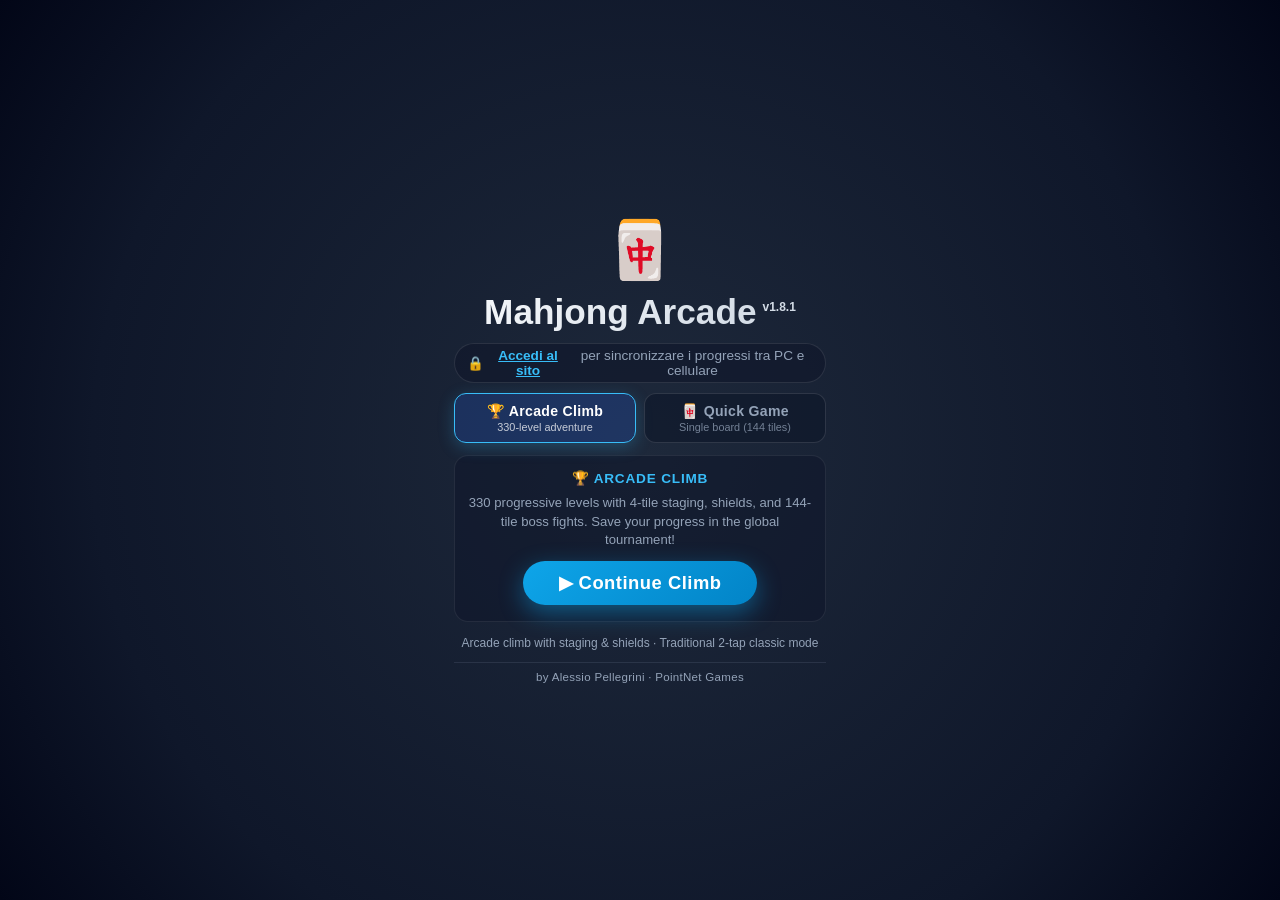
<file: games/mahjong/index.html>
<!DOCTYPE html>
<html lang="en">
<head>
	<meta charset="UTF-8">
	<meta name="viewport" content="width=device-width, initial-scale=1.0, maximum-scale=1.0, user-scalable=no">
	<title>Mahjong Arcade</title>
	<link rel="stylesheet" href="style.css?v=1.8.1">
	<style>
		/* ============================================================
		   SPLASH SCREEN + FULLSCREEN — game styles live in style.css
		   ============================================================ */
		html, body {
			margin: 0;
			padding: 0;
			width: 100%;
			height: 100%;
			overflow: hidden;
			background: #020617;
			font-family: -apple-system, BlinkMacSystemFont, "Segoe UI", Roboto, "Helvetica Neue", Arial, sans-serif;
			user-select: none;
			-webkit-user-select: none;
			touch-action: manipulation;
		}

		#splash {
			position: fixed;
			inset: 0;
			z-index: 9999;
			background: radial-gradient(circle at center, #1e293b 0%, #0f172a 70%, #020617 100%);
			display: flex;
			align-items: center;
			justify-content: center;
			color: #f8fafc;
			transition: opacity 0.35s ease, visibility 0.35s ease;
		}
		#splash.hidden {
			opacity: 0;
			visibility: hidden;
			pointer-events: none;
		}
		.splash-inner {
			text-align: center;
			padding: 24px;
			max-width: 420px;
		}
		.splash-emoji {
			font-size: 3.5rem;
			margin-bottom: 8px;
			animation: float 2.5s ease-in-out infinite;
		}
		@keyframes float {
			0%, 100% { transform: translateY(0); }
			50% { transform: translateY(-8px); }
		}
		.splash-title {
			font-size: 2.2rem;
			font-weight: 900;
			background: linear-gradient(135deg, #f8fafc 0%, #cbd5e1 100%);
			-webkit-background-clip: text;
			-webkit-text-fill-color: transparent;
			background-clip: text;
			margin-bottom: 10px;
			line-height: 1.2;
		}

		.splash-version {
			font-size: 0.75rem;
			font-weight: 600;
			color: #38bdf8;
			margin-left: 6px;
			vertical-align: super;
		}

		.splash-subtitle {
			color: #94a3b8;
			font-size: 1rem;
			margin-bottom: 20px;
			line-height: 1.4;
		}

		/* Splash Mode Switcher Tabs */
		.splash-mode-tabs {
			display: flex;
			gap: 8px;
			width: 100%;
			margin-bottom: 12px;
		}

		.splash-tab-btn {
			flex: 1;
			display: flex;
			flex-direction: column;
			align-items: center;
			justify-content: center;
			padding: 9px 8px;
			background: rgba(15, 23, 42, 0.65);
			border: 1.5px solid rgba(255, 255, 255, 0.12);
			border-radius: 12px;
			color: #94a3b8;
			cursor: pointer;
			transition: all 0.2s ease;
			font-family: inherit;
		}

		.splash-tab-btn:hover {
			background: rgba(30, 41, 59, 0.85);
			border-color: rgba(255, 255, 255, 0.25);
			color: #fff;
		}

		.splash-tab-btn.active {
			background: rgba(37, 99, 235, 0.22);
			border-color: #38bdf8;
			color: #fff;
			box-shadow: 0 4px 16px rgba(56, 189, 248, 0.25);
		}

		.splash-tab-title {
			font-size: 0.88rem;
			font-weight: 800;
			letter-spacing: 0.3px;
			display: flex;
			align-items: center;
			gap: 4px;
		}

		.splash-tab-sub {
			font-size: 0.68rem;
			opacity: 0.75;
			margin-top: 2px;
		}

		.splash-mode-panel {
			display: none;
			width: 100%;
			animation: fadeInTab 0.2s ease;
		}

		.splash-mode-panel.active {
			display: block;
		}

		@keyframes fadeInTab {
			from { opacity: 0; transform: translateY(4px); }
			to { opacity: 1; transform: translateY(0); }
		}

		.splash-mode-section {
			width: 100%;
			margin-bottom: 14px;
			background: rgba(15, 23, 42, 0.55);
			border: 1px solid rgba(255, 255, 255, 0.08);
			border-radius: 14px;
			padding: 14px 12px 16px;
			box-sizing: border-box;
		}

		.splash-section-title {
			font-size: 0.85rem;
			font-weight: 800;
			text-transform: uppercase;
			letter-spacing: 0.8px;
			color: #38bdf8;
			margin-bottom: 8px;
			display: flex;
			align-items: center;
			justify-content: center;
			gap: 6px;
		}

		.splash-section-title.classic-title {
			color: #fbbf24;
		}

		.classic-boards-grid {
			display: grid;
			grid-template-columns: 1fr 1fr;
			gap: 8px;
			margin-top: 6px;
		}

		.btn-board-preset {
			display: flex;
			flex-direction: column;
			align-items: center;
			justify-content: center;
			background: rgba(30, 41, 59, 0.7);
			border: 1px solid rgba(255, 255, 255, 0.1);
			border-radius: 10px;
			padding: 8px 6px;
			cursor: pointer;
			color: #f8fafc;
			transition: all 0.2s ease;
			font-family: inherit;
		}

		.btn-board-preset:hover {
			background: rgba(51, 65, 85, 0.9);
			border-color: #fbbf24;
			transform: translateY(-2px);
			box-shadow: 0 4px 12px rgba(251, 191, 36, 0.25);
		}

		.btn-board-preset:active {
			transform: translateY(1px);
		}

		.board-preset-icon {
			font-size: 1.25rem;
			margin-bottom: 2px;
		}

		.board-preset-name {
			font-weight: 800;
			font-size: 0.76rem;
			color: #f1f5f9;
		}

		.board-preset-desc {
			font-size: 0.64rem;
			color: #94a3b8;
		}

		.splash-play {
			display: inline-block;
			background: #38bdf8;
			background: linear-gradient(135deg, #0ea5e9 0%, #0284c7 100%);
			color: #ffffff;
			border: none;
			border-radius: 999px;
			font-family: inherit;
			font-size: 1.15rem;
			font-weight: 800;
			cursor: pointer;
			transition: all 0.2s ease;
			padding: 11px 36px;
			box-shadow: 0 8px 24px rgba(14, 165, 233, 0.45);
			letter-spacing: 0.5px;
			text-align: center;
			user-select: none;
			-webkit-user-select: none;
		}

		.splash-play:hover {
			transform: translateY(-2px);
			box-shadow: 0 12px 30px rgba(14, 165, 233, 0.6);
		}
		.splash-play:active {
			transform: translateY(1px);
			box-shadow: 0 4px 14px rgba(14, 165, 233, 0.4);
		}

		.splash-hint { margin-top: 8px; color: #94a3b8; font-size: 0.75rem; line-height: 1.3; }
		.splash-author { margin-top: 10px; padding-top: 8px; border-top: 1px solid rgba(148, 163, 184, 0.15); color: #94a3b8; font-size: 0.72rem; letter-spacing: 0.3px; width: 100%; }

		@keyframes splash-pulse {
			0%, 100% { box-shadow: 0 8px 24px rgba(56, 189, 248, 0.4); }
			50% { box-shadow: 0 8px 36px rgba(56, 189, 248, 0.7); }
		}

		@keyframes splash-bounce { 0%, 100% { transform: translateY(0); } 50% { transform: translateY(-15px); } }

		.fs-close {
			display: none;
			background: rgba(239, 68, 68, 0.35);
			color: #fca5a5;
		}

		.fs-close:hover { background: rgba(239, 68, 68, 0.85); color: #fff; }
		body.pointnet-games-fs .fs-close { display: inline-flex; }

		@media (max-width: 600px) {
			.splash-inner { padding: 12px; }
			.splash-emoji { font-size: 2.3rem; margin-bottom: 2px; }
			.splash-title { font-size: 1.35rem !important; margin-bottom: 4px; }
			.splash-mode-section { padding: 8px; margin-bottom: 8px; }
			.splash-section-title { font-size: 0.75rem; margin-bottom: 4px; }
			.btn-board-preset { padding: 5px 4px; }
			.board-preset-icon { font-size: 1.1rem; }
			.board-preset-name { font-size: 0.7rem; }
			.board-preset-desc { font-size: 0.6rem; }
			.splash-play { font-size: 0.95rem; padding: 8px 24px; }
			.splash-hint { margin-top: 4px; font-size: 0.65rem; }
			.splash-author { margin-top: 6px; padding-top: 4px; font-size: 0.65rem; }
		}

		@media (orientation: landscape) and (max-height: 650px) {
			.splash-inner { padding: 6px; flex-direction: row; flex-wrap: wrap; gap: 4px 10px; max-width: 100%; justify-content: center; }
			.splash-emoji { font-size: 1.6rem; margin-bottom: 0; }
			.splash-title { font-size: 1.1rem !important; margin-bottom: 0; width: 100%; }
			.splash-mode-section { width: calc(50% - 8px); padding: 6px; margin-bottom: 4px; }
			.splash-play { font-size: 0.85rem; padding: 6px 16px; }
			.splash-hint { display: none; }
			.splash-author { display: none; }
		}
	</style>
</head>
<body>

	<div id="splash">
		<div class="splash-inner">
			<div class="splash-emoji">🀄</div>
			<h1 class="splash-title">Mahjong Arcade<sup class="splash-version">v1.8.1</sup></h1>
			<div id="splash-player-status" class="splash-player-status" style="margin-bottom: 10px; font-size: 0.85rem; color: #94a3b8; background: rgba(15, 23, 42, 0.6); padding: 4px 12px; border-radius: 999px; border: 1px solid rgba(255, 255, 255, 0.1); display: inline-flex; align-items: center; gap: 6px;"></div>

			<!-- SELETTORE MODALITÀ TABS -->
			<div class="splash-mode-tabs" role="tablist">
				<button type="button" class="splash-tab-btn active" id="tab-btn-scalata" role="tab" aria-selected="true" aria-controls="panel-scalata">
					<span class="splash-tab-title" data-i18n="splash.tab_scalata_title">🏆 Scalata Arcade</span>
					<span class="splash-tab-sub" data-i18n="splash.tab_scalata_sub">Avventura a 330 livelli</span>
				</button>
				<button type="button" class="splash-tab-btn" id="tab-btn-classic" role="tab" aria-selected="false" aria-controls="panel-classic">
					<span class="splash-tab-title" data-i18n="splash.tab_classic_title">🀄 Partita Rapida</span>
					<span class="splash-tab-sub" data-i18n="splash.tab_classic_sub">Tavola singola (144 tessere)</span>
				</button>
			</div>

			<!-- PANNELLO 1: SCALATA ARCADE (Default) -->
			<div class="splash-mode-panel active" id="panel-scalata" role="tabpanel" aria-labelledby="tab-btn-scalata">
				<div class="splash-mode-section">
					<div class="splash-section-title" data-i18n="splash.scalata_section_title">🏆 Scalata Arcade</div>
					<p class="splash-subtitle" data-i18n="splash.scalata_desc" style="font-size: 0.82rem; margin-bottom: 12px; line-height: 1.4;">330 livelli progressivi con staging a 4 tessere, scudi e boss fight 144 tessere. Salva la tua scalata nel torneo globale!</p>
					<button id="splash-play" class="splash-play" data-i18n="splash.btn_continue">▶ Continua Scalata</button>
				</div>
			</div>

			<!-- PANNELLO 2: PARTITA RAPIDA CLASSICA -->
			<div class="splash-mode-panel" id="panel-classic" role="tabpanel" aria-labelledby="tab-btn-classic">
				<div class="splash-mode-section">
					<div class="splash-section-title classic-title" data-i18n="splash.classic_section_title">🀄 Scegli la tavola tradizionale (144 Tessere)</div>
					<div class="classic-boards-grid">
						<button class="btn-board-preset" data-board="classic_turtle">
							<span class="board-preset-icon">🐢</span>
							<span class="board-preset-name" data-i18n="splash.board_turtle_name">Tartaruga</span>
							<span class="board-preset-desc" data-i18n="splash.board_turtle_desc">Shanghai Tradizionale</span>
						</button>
						<button class="btn-board-preset" data-board="classic_ziggurat">
							<span class="board-preset-icon">🏛️</span>
							<span class="board-preset-name" data-i18n="splash.board_ziggurat_name">Ziggurat</span>
							<span class="board-preset-desc" data-i18n="splash.board_ziggurat_desc">Piramide 5 Livelli</span>
						</button>
						<button class="btn-board-preset" data-board="classic_fortress">
							<span class="board-preset-icon">🏯</span>
							<span class="board-preset-name" data-i18n="splash.board_fortress_name">Fortezza</span>
							<span class="board-preset-desc" data-i18n="splash.board_fortress_desc">4 Torri & Pagoda</span>
						</button>
						<button class="btn-board-preset" data-board="classic_spider">
							<span class="board-preset-icon">🕷️</span>
							<span class="board-preset-name" data-i18n="splash.board_spider_name">Il Ragno</span>
							<span class="board-preset-desc" data-i18n="splash.board_spider_desc">Carapace & 8 Zampe</span>
						</button>
					</div>
				</div>
			</div>

			<p class="splash-hint" data-i18n="splash.hint">Scalata Arcade con staging & scudi · Modalità Classica tradizionale a 2 tocchi a terra</p>
			<p class="splash-author" data-i18n="splash.author">by Alessio Pellegrini · PointNet Games</p>
		</div>
	</div>

	<div class="game-container" id="game" data-game-id="" data-game-slug="mahjong-arcade">
		<div class="status-bar">
			<div class="status-item">🎯 <span class="status-value level-value" id="level-label">1</span></div>
			<div class="status-item">⏱️ <span class="status-value" id="timer">0</span></div>
			<div class="status-item">🀄 <span class="status-value pairs" id="pairs-left">0</span></div>
			<div class="status-item">🏆 <span class="status-value" id="score">0</span></div>
			<div class="status-item" id="combo">🔥 <span class="status-value">x0</span></div>
			<div class="status-controls">
				<button id="btn-music" class="icon-btn" title="Toggle musica" aria-label="Toggle musica" data-i18n-title="controls.music_toggle" data-i18n-aria="controls.music_toggle">🎵</button>
				<button id="btn-sfx" class="icon-btn" title="Toggle effetti" aria-label="Toggle effetti" data-i18n-title="controls.sfx_toggle" data-i18n-aria="controls.sfx_toggle">🔊</button>
				<button id="btn-actions" class="icon-btn" title="Menu" aria-label="Menu" data-i18n-title="controls.menu" data-i18n-aria="controls.menu">☰</button>
				<button id="fs-close" class="icon-btn fs-close" title="Exit fullscreen" aria-label="Exit fullscreen" data-i18n-title="controls.fs_close" data-i18n-aria="controls.fs_close">✕</button>
			</div>
		</div>

		<div class="staging-box" id="staging-box"></div>

		<div class="board-wrap" id="board-wrap">
			<div id="board"></div>
		</div>
	</div>

	<!-- Action drawer (v0.9.5): le azioni secondarie sono in un pannello
	     apribile con ☰ per non rubare spazio verticale al board su mobile. -->
	<div class="action-panel" id="action-panel">
		<!-- Confronto Punteggi: Record vs Attuale -->
		<div class="score-comparison-card">
			<div class="score-cmp-header">
				<span class="score-cmp-title" data-i18n="drawer.score_cmp_title">📊 CONFRONTO PUNTEGGIO</span>
				<span class="score-cmp-lvl" id="drawer-level-badge">Livello 1</span>
			</div>
			<div class="score-cmp-body">
				<div class="score-cmp-box">
					<div class="score-cmp-label" data-i18n="drawer.best_record">🏆 Tuo Record</div>
					<div class="score-cmp-val score-best-val" id="drawer-best-score">0</div>
				</div>
				<div class="score-cmp-divider">VS</div>
				<div class="score-cmp-box">
					<div class="score-cmp-label" data-i18n="drawer.curr_game">🎯 Partita Attuale</div>
					<div class="score-cmp-val score-curr-val" id="drawer-curr-score">0</div>
				</div>
			</div>
			<div class="score-cmp-status" id="drawer-score-diff" data-i18n="drawer.no_record_yet">Nessun record ancora registrato</div>
		</div>

		<!-- Classifica Top 10 Giocatori -->
		<div class="drawer-leaderboard-card">
			<div class="drawer-lb-header">
				<span class="drawer-lb-title" data-i18n="drawer.top10_title">🏆 TOP 10 CLASSIFICA</span>
				<button class="drawer-lb-refresh" id="btn-refresh-lb" title="Aggiorna classifica" aria-label="Aggiorna classifica" data-i18n-title="drawer.refresh_lb" data-i18n-aria="drawer.refresh_lb">🔄</button>
			</div>
			<div class="drawer-lb-list" id="drawer-lb-list">
				<div class="drawer-lb-loading" data-i18n="drawer.loading_lb">⏳ Caricamento classifica...</div>
			</div>
		</div>

		<div class="jukebox-panel" id="jukebox-panel">
			<div class="jukebox-header">
				<span class="jukebox-badge" data-i18n="drawer.jukebox_title">🎵 JUKEBOX ZEN</span>
				<span class="jukebox-track-tag" id="jukebox-track-tag">1/7</span>
			</div>
			
			<div class="jukebox-title" id="jukebox-title" title="Traccia in riproduzione" data-i18n-title="drawer.track_playing">Zen Remix Main Arcade Melody</div>
			
			<div class="jukebox-timeline">
				<span class="jukebox-time-num" id="jukebox-time-cur">0:00</span>
				<div class="jukebox-progress-wrap">
					<input type="range" id="jukebox-progress" class="jukebox-progress-slider" min="0" max="1000" value="0" step="1" aria-label="Avanzamento brano" data-i18n-aria="drawer.progress_aria">
				</div>
				<span class="jukebox-time-num" id="jukebox-time-dur">0:00</span>
			</div>

			<div class="jukebox-controls">
				<button class="jukebox-btn" id="btn-prev-track" title="Traccia precedente" aria-label="Traccia precedente" data-i18n-title="drawer.prev_track" data-i18n-aria="drawer.prev_track">⏮️</button>
				<button class="jukebox-btn jukebox-play" id="btn-play-track" title="Play/Pausa" aria-label="Play/Pausa" data-i18n-title="drawer.play_pause" data-i18n-aria="drawer.play_pause">⏸️</button>
				<button class="jukebox-btn" id="btn-next-track" title="Traccia successiva" aria-label="Traccia successiva" data-i18n-title="drawer.next_track" data-i18n-aria="drawer.next_track">⏭️</button>
				<button class="jukebox-btn" id="btn-random-track" title="Traccia casuale" aria-label="Traccia casuale" data-i18n-title="drawer.random_track" data-i18n-aria="drawer.random_track">🔀</button>
			</div>
			<select class="jukebox-select" id="jukebox-playlist-select" aria-label="Seleziona traccia" data-i18n-aria="drawer.select_track"></select>
			
			<div class="jukebox-volume-card">
				<button class="jukebox-vol-btn" id="jukebox-vol-btn" title="Muto / Attiva" aria-label="Muto / Attiva" data-i18n-title="drawer.mute_unmute" data-i18n-aria="drawer.mute_unmute">🔊</button>
				<div class="jukebox-vol-slider-wrap">
					<div class="jukebox-vol-head">
						<span class="jukebox-vol-caption" data-i18n="drawer.music_vol">Volume Musica</span>
						<span class="jukebox-vol-pct" id="jukebox-volume-val">35%</span>
					</div>
					<input type="range" id="jukebox-volume" class="jukebox-volume-slider" min="0" max="100" value="35" aria-label="Volume musica" data-i18n-aria="drawer.music_vol">
				</div>
			</div>
		</div>

		<div class="drawer-action-buttons">
			<button class="btn btn-action-main" id="btn-hint" data-i18n="drawer.btn_hint">💡 Suggerimento</button>
			<button class="btn btn-action-main" id="btn-undo" data-i18n="drawer.btn_undo">↩️ Annulla</button>
			<button class="btn btn-action-main" id="btn-shuffle"><span data-i18n="drawer.btn_shuffle">🔀 Rimescola</span> <span id="shuffle-count">x3</span></button>
			<button class="btn btn-action-main" id="btn-new" data-i18n="drawer.btn_restart">🔄 Riavvia Livello</button>
			<button class="btn btn-action-main" id="btn-sfx-drawer" data-i18n="drawer.sfx_drawer_on">🔊 Effetti: ON</button>
		</div>

		<!-- Pannello Modalità Sviluppatore (Visibile SOLO quando Dev Mode è attiva) -->
		<div class="dev-tools-card" id="dev-tools-card">
			<div class="dev-tools-header">
				<span class="dev-tools-title" data-i18n="dev.title">🛠️ STRUMENTI SVILUPPATORE</span>
				<span class="dev-tools-badge" data-i18n="dev.badge">DEV ON</span>
			</div>
			<div class="dev-layout-info" id="dev-layout-info">Layout: --</div>
			<div class="dev-tools-row">
				<label for="level-input" class="dev-label" data-i18n="dev.level_label">Livello:</label>
				<input type="number" id="level-input" class="btn-level-input" min="1" max="330" value="1" aria-label="Level number">
				<button class="btn btn-dev-btn" id="btn-level-go" data-i18n="dev.go">Vai</button>
				<button class="btn btn-dev-btn" id="btn-dev-win" title="Test vittoria immediata" data-i18n="dev.win">⚡ Win</button>
			</div>
			<div class="dev-tools-row" style="margin-top: 4px;">
				<button class="btn btn-dev-btn" id="btn-dev-reset-l1" style="flex: 1;" data-i18n="dev.reset_l1">⏮️ Livello 1</button>
				<button class="btn btn-dev-btn" id="btn-dev-reset-all" style="flex: 1.3; background: #8e1c1c; color: #fff; border-color: #e74c3c;" data-i18n="dev.reset_all">🧹 Reset Dati</button>
				<button class="btn btn-dev-off" id="btn-dev-toggle-off" style="flex: 0.8;" data-i18n="dev.close">❌ Chiudi</button>
			</div>
		</div>
	</div>

	<!-- Toast Notifiche (es. Attivazione Dev Mode) -->
	<div id="toast-notify" class="toast-notify"></div>

	<div class="overlay" id="overlay">
		<div class="modal">
			<h2 id="modal-title">🏆 Cleared!</h2>
			<p id="modal-stars"></p>
			<p id="modal-stats"></p>
			<p class="modal-login-hint" id="modal-login-hint" style="display: none;">🔒 <a href="/wp-login.php" target="_top">Accedi o Registrati</a> per registrare il record in classifica!</p>
			<button class="btn btn-modal-shuffle" id="btn-modal-shuffle" style="display: none;" data-i18n="modal.btn_shuffle_continue">🔀 Usa Shuffle e Continua</button>
			<button class="btn" id="btn-play-again">▶ Next level</button>
		</div>
	</div>

	<script src="js/i18n/it.js?v=1.8.1"></script>
	<script src="js/i18n/en.js?v=1.8.1"></script>
	<script src="js/i18n.js?v=1.8.1"></script>
	<script src="layouts.js?v=1.8.1"></script>
	<script src="engine.js?v=1.8.1"></script>
	<script src="data.js?v=1.8.1"></script>
	<script src="app.js?v=1.8.1"></script>
	<script src="ui.js?v=1.8.1"></script>
	<script src="input.js?v=1.8.1"></script>
	<script src="progress.js?v=1.8.1"></script>
	<script src="player.js?v=1.8.1"></script>
	<script src="audio.js?v=1.8.1"></script>
</body>
</html>
</file>
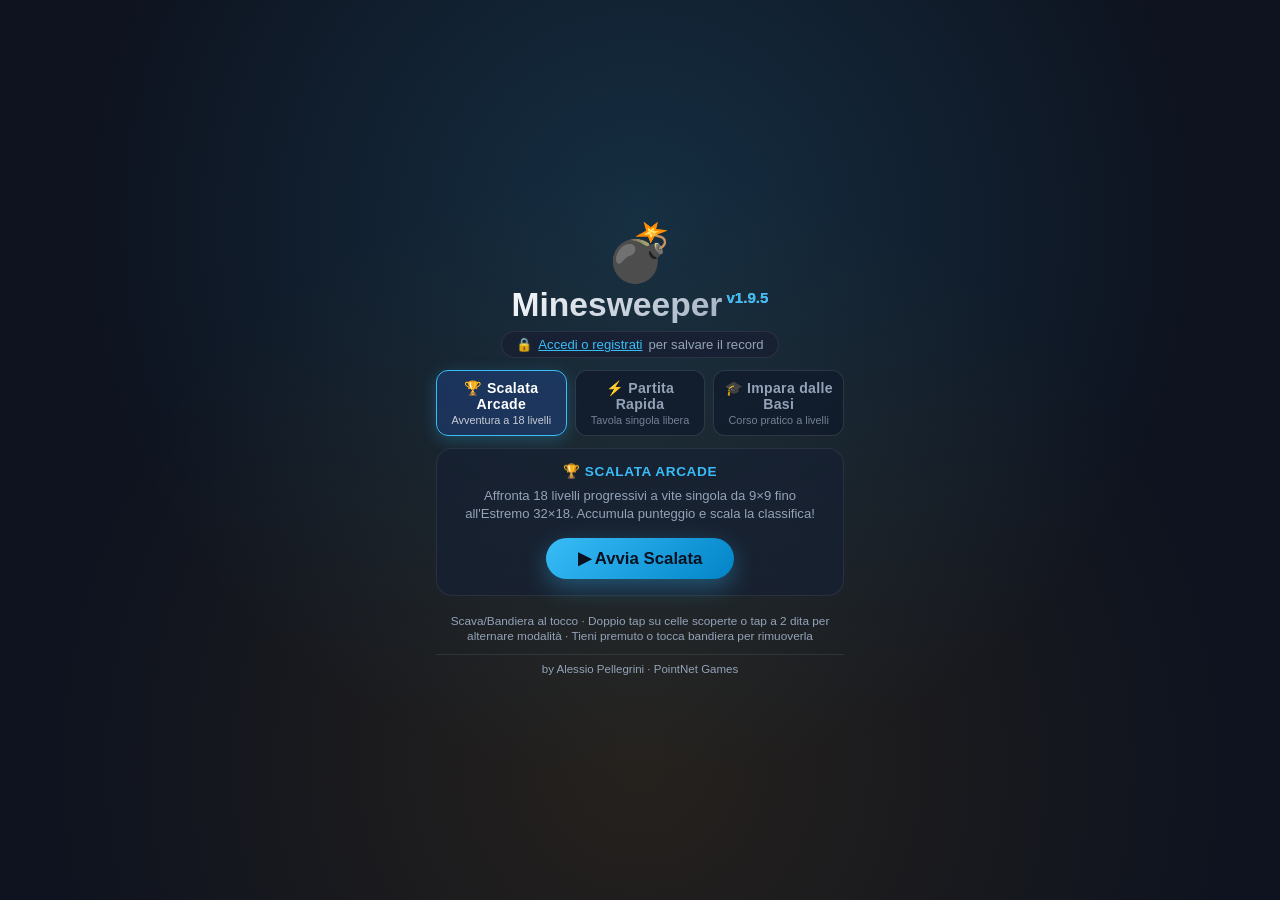
<file: games/minesweeper-arcade/index.html>
<!DOCTYPE html>
<html lang="it">
<head>
	<meta charset="UTF-8">
	<meta name="viewport" content="width=device-width, initial-scale=1.0">
	<title>Minesweeper Arcade</title>
	<link rel="stylesheet" href="css/style.css?v=1.9.5">
	<link rel="stylesheet" href="css/tutorial.css?v=1.9.5">
</head>
<body>

	<div id="splash">
		<div class="splash-inner">
			<div class="splash-emoji">💣</div>
			<h1 class="splash-title">Minesweeper<sup class="splash-version">v1.9.5</sup></h1>
			<div id="splash-player-status" class="splash-player-status" data-i18n="game.verifying_account">Verifica account in corso...</div>

			<!-- SELETTORE MODALITÀ TABS -->
			<div class="splash-mode-tabs" role="tablist">
				<button type="button" class="splash-tab-btn active" id="tab-btn-scalata" role="tab" aria-selected="true" aria-controls="panel-scalata">
					<span class="splash-tab-title" data-i18n="game.arcade_mode">🏆 Scalata Arcade</span>
					<span class="splash-tab-sub" data-i18n="game.arcade_sub">Avventura a 18 livelli</span>
				</button>
				<button type="button" class="splash-tab-btn" id="tab-btn-classic" role="tab" aria-selected="false" aria-controls="panel-classic">
					<span class="splash-tab-title" data-i18n="game.quick_mode">⚡ Partita Rapida</span>
					<span class="splash-tab-sub" data-i18n="game.quick_sub">Tavola singola libera</span>
				</button>
				<button type="button" class="splash-tab-btn" id="tab-btn-academy" role="tab" aria-selected="false" aria-controls="panel-academy">
					<span class="splash-tab-title" data-i18n="academy.tab_title">🎓 Scuola di Logica</span>
					<span class="splash-tab-sub" data-i18n="academy.tab_sub">Corso pratico a livelli</span>
				</button>
			</div>

			<!-- PANNELLO 1: SCALATA ARCADE (Default) -->
			<div class="splash-mode-panel active" id="panel-scalata" role="tabpanel" aria-labelledby="tab-btn-scalata">
				<div class="splash-mode-section">
					<div class="splash-section-title" data-i18n="game.arcade_mode">🏆 Scalata Arcade</div>
					<p class="splash-section-desc" data-i18n="game.arcade_desc">Affronta 18 livelli progressivi a vite singola da 9×9 fino all'Estremo 32×18. Accumula punteggio e scala la classifica!</p>
					<button id="splash-play-scalata" class="btn btn-primary splash-play" data-i18n="game.start_arcade">▶ Avvia Scalata</button>
				</div>
			</div>

			<!-- PANNELLO 2: PARTITA RAPIDA CLASSICA -->
			<div class="splash-mode-panel" id="panel-classic" role="tabpanel" aria-labelledby="tab-btn-classic">
				<div class="splash-mode-section">
					<div class="splash-section-title" data-i18n="game.quick_desc">⚡ Scegli la difficoltà della singola tavola</div>
					<div class="classic-presets-grid">
						<button class="btn btn-preset" data-preset="easy">
							<span class="preset-name">🟢 <span data-i18n="game.easy">Facile</span></span>
							<span class="preset-details">9 × 9 · 10 💣</span>
						</button>
						<button class="btn btn-preset" data-preset="medium">
							<span class="preset-name">🟡 <span data-i18n="game.medium">Medio</span></span>
							<span class="preset-details">16 × 16 · 40 💣</span>
						</button>
						<button class="btn btn-preset" data-preset="hard">
							<span class="preset-name">🔴 <span data-i18n="game.hard">Difficile</span></span>
							<span class="preset-details">30 × 16 · 99 💣</span>
						</button>
						<button class="btn btn-preset" data-preset="extreme">
							<span class="preset-name">💀 <span data-i18n="game.extreme">Estremo</span></span>
							<span class="preset-details">32 × 18 · 150 💣</span>
						</button>
					</div>

					<div class="classic-mode-toggle-group">
						<span class="toggle-group-label" data-i18n="game.board_generation_label">Risolvibilità:</span>
						<div class="toggle-segmented-pill">
							<button type="button" class="segmented-btn active" id="btn-toggle-noguess" data-mode="noguess" data-i18n="game.mode_noguess">
								🧩 100% Logica (No-Guess)
							</button>
							<button type="button" class="segmented-btn" id="btn-toggle-random" data-mode="random" data-i18n="game.mode_random">
								🎲 Classico Casuale
							</button>
						</div>
					</div>
				</div>
			</div>

			<!-- PANNELLO 3: SCUOLA DI LOGICA / ACADEMY -->
			<div class="splash-mode-panel" id="panel-academy" role="tabpanel" aria-labelledby="tab-btn-academy">
				<div class="splash-mode-section academy-section">
					<div class="splash-section-title" data-i18n="academy.title">🎓 Scuola di Logica & Strategia</div>
					<p class="splash-section-desc" data-i18n="academy.subtitle">Lezioni progressive con banchi di prova interattivi. Avanzi solo quando dimostri di aver compreso!</p>
					<button type="button" id="splash-play-academy" class="btn btn-primary splash-play academy-main-play">▶ Inizia il Corso</button>
					<div class="academy-lessons-list" id="academy-lessons-list">
						<!-- Populated dynamically by Academy module -->
					</div>
				</div>
			</div>

			<p class="splash-hint" data-i18n="game.hint_scroll_zoom">Trascina per scorrere · Pizzica o usa la rotellina per zoomare · Tocca un numero per il chording automatico</p>
			<p class="splash-author" data-i18n="game.author">by Alessio Pellegrini · PointNet Games</p>
		</div>
	</div>

	<div class="app-container" id="game" data-game-id="" data-game-slug="minesweeper-arcade">
		<div class="didactic-banner" id="didactic-banner">
			<div class="didactic-banner-left">
				<span class="didactic-badge" data-i18n="didactic.badge">🎓 Didattica</span>
				<span class="didactic-desc" data-i18n="didactic.subtitle">Allenamento senza punteggio</span>
			</div>
			<div class="didactic-actions">
				<button type="button" class="btn-didactic-action btn-didactic-undo" id="btn-didactic-undo" data-i18n-title="didactic.undo_move" title="Annulla mossa (Indietro)" disabled>↩️ <span data-i18n="didactic.undo">Indietro</span></button>
				<button type="button" class="btn-didactic-action btn-didactic-redo" id="btn-didactic-redo" data-i18n-title="didactic.redo_move" title="Ripristina mossa (Avanti)" disabled>↪️ <span data-i18n="didactic.redo">Avanti</span></button>
				<button type="button" class="btn-didactic-action btn-didactic-patterns" id="btn-didactic-patterns" data-i18n-title="didactic.patterns_toggle" title="Riconosci ed evidenzia i pattern tattici sulla tavola">🧩 <span data-i18n="didactic.patterns">Pattern</span></button>
				<button type="button" class="btn-didactic-heatmap" id="btn-didactic-heatmap" data-i18n-title="didactic.heatmap_toggle" title="Attiva/Disattiva mappa visiva delle mosse">🗺️ <span data-i18n="game.map">Mappa</span></button>
				<button type="button" class="btn-didactic-hint" id="btn-didactic-hint" data-i18n-title="game.explain_move" title="Mostra un consiglio logico per la prossima mossa">💡 <span data-i18n="game.explain_move">Spiegami la mossa</span></button>
			</div>
		</div>
		<div class="hud-sidebar">
			<header class="hud-header">
				<div class="hud-item mines" data-i18n-title="game.mines_remaining" title="Mines remaining">
					<span>🚩</span>
					<span id="mine-count">5</span>
				</div>
				<div class="hud-level-pill">
					<span class="level-badge" id="level-label">LVL 1</span>
					<div class="level-progress-bar">
						<div class="level-progress-fill" id="level-progress"></div>
					</div>
				</div>
				<div class="hud-item timer" data-i18n-title="game.time" title="Time">
					<span>⏱️</span>
					<span id="timer">0</span>
				</div>
				<div class="hud-item score" data-i18n-title="game.score" title="Total Score">
					<span>🏆</span>
					<span id="score-total">0</span>
				</div>
				<button type="button" class="hud-badge-noguess hidden" id="badge-no-guess" data-i18n-title="game.noguess_badge_title" title="Tavola 100% Logica (Risolvibile senza indovinare)">
					<span>🧩 Logica</span>
				</button>
			</header>

			<div class="bottom-bar">
				<div class="mode-pill-selector">
					<button class="pill-btn active" id="btn-mode-dig" data-i18n-title="game.tap_to_reveal" title="Tocca per scoprire le caselle">⛏️ <span data-i18n="game.dig">Scava</span></button>
					<button class="pill-btn flag-btn" id="btn-mode-flag" data-i18n-title="game.tap_to_flag" title="Tocca per posizionare bandierine">🚩 <span data-i18n="game.flag">Bandiera</span></button>
					<button class="pill-btn inspect-btn" id="btn-mode-inspect" style="display:none" data-i18n-title="game.tap_to_inspect" title="Tocca una casella per spiegazione">🔍 <span data-i18n="game.info">Info</span></button>
				</div>
				<div class="action-buttons-row">
					<button class="icon-action-btn" id="btn-zoom-fit" data-i18n-title="game.zoom_fit" title="Adatta tavola">🔲</button>
					<button class="icon-action-btn" id="btn-zoom-in" data-i18n-title="game.zoom_in" title="Ingrandisci (Zoom In)">＋</button>
					<button class="icon-action-btn" id="btn-zoom-out" data-i18n-title="game.zoom_out" title="Rimpicciolisci (Zoom Out)">−</button>
					<button class="icon-action-btn" id="sound-toggle" data-i18n-title="game.sound_toggle" title="Attiva/Disattiva Suono">🔊</button>
					<button class="icon-action-btn" id="btn-menu" data-i18n-title="game.home_menu" title="Menu Principale">🏠</button>
					<button class="icon-action-btn fs-close" id="fs-close" data-i18n-title="game.exit_fullscreen" title="Esci da schermo intero">✕</button>
				</div>
			</div>
		</div>

		<main class="board-arena" id="board-arena">
			<div class="mode-toast-hud" id="mode-toast-hud" aria-live="polite"></div>
			<div class="board-viewport" id="board-viewport">
				<div class="board-layer" id="board-layer">
					<div class="board" id="board"></div>
				</div>
			</div>
		</main>
	</div>

	<div class="overlay" id="overlay">
		<div class="modal">
			<div class="modal-emoji" id="modal-emoji">🏆</div>
			<h2 class="modal-title" id="modal-title">Level Cleared!</h2>
			<p class="modal-score" id="modal-score"></p>
			<p class="modal-position" id="modal-position"></p>
			<div class="modal-actions">
				<button class="btn btn-primary" id="modal-next">▶ Prossimo Livello</button>
				<button class="btn btn-secondary" id="modal-replay" style="display:none">🔁 Rigioca Livello</button>
				<button class="btn btn-secondary" id="modal-close" data-i18n="game.close">Chiudi</button>
			</div>
		</div>
	</div>

	<!-- Floating Didactic Explanation Toast (Draggable) -->
	<div class="didactic-toast" id="didactic-toast">
		<div class="didactic-toast-handle" id="didactic-toast-handle" title="Trascina per spostare">
			<span class="didactic-toast-handle-bar"></span>
		</div>
		<div class="didactic-toast-title" id="didactic-toast-title" data-i18n="didactic.toast_title">💡 Spiegazione Didattica</div>
		<div class="didactic-toast-text" id="didactic-toast-text"></div>
		<button type="button" class="didactic-toast-close" id="didactic-toast-close" data-i18n="didactic.understood">Ho capito</button>
	</div>

	<!-- i18n Micro Engine and Language Packs -->
	<script src="js/i18n/it.js?v=1.9.5"></script>
	<script src="js/i18n/en.js?v=1.9.5"></script>
	<script src="js/i18n.js?v=1.9.5"></script>

	<!-- Game Modules -->
	<script src="js/audio.js?v=1.9.5"></script>
	<script src="js/viewport.js?v=1.9.5"></script>
	<script src="js/solver.js?v=1.9.5"></script>
	<script src="js/noguess.js?v=1.9.5"></script>
	<script src="js/academy.js?v=1.9.5"></script>
	<script src="js/app.js?v=1.9.5"></script>
</body>
</html>
</file>
<file: games/mahjong/style.css>
:root {
	--bg: #0f172a;
	--bg-panel: #1e293b;
	--text: #e2e8f0;
	--accent: #38bdf8;
	--success: #22c55e;
	--tile-w: 48px;
	--tile-h: 64px;
}

* { box-sizing: border-box; margin: 0; padding: 0; }

html, body {
	height: 100%;
	overflow: hidden;
	background: var(--bg);
	color: var(--text);
	font-family: -apple-system, BlinkMacSystemFont, 'Segoe UI', Roboto, sans-serif;
	user-select: none;
	-webkit-user-select: none;
	touch-action: manipulation;
	-webkit-tap-highlight-color: transparent;
}

.game-container {
	display: flex;
	flex-direction: column;
	height: 100%;
	padding: 8px;
	gap: 8px;
}

/* v0.9.4: header removed (title already in the splash) to maximize the
   board's vertical space on mobile. */

.status-bar {
	display: flex;
	align-items: center;
	justify-content: space-between;
	gap: 10px;
	background: var(--bg-panel);
	border-radius: 10px;
	padding: 4px 10px;
	flex-shrink: 0;
	font-family: 'Consolas', 'Courier New', monospace;
	position: relative;
	z-index: 10;
}

.status-controls {
	display: flex;
	align-items: center;
	gap: 6px;
	margin-left: auto;
	padding-right: 44px;
}

.icon-btn {
	width: 32px;
	height: 32px;
	border: none;
	border-radius: 8px;
	background: rgba(15, 23, 42, 0.65);
	color: #fff;
	font-size: 1rem;
	cursor: pointer;
	display: inline-flex;
	align-items: center;
	justify-content: center;
	transition: background 0.2s ease, transform 0.1s ease;
	user-select: none;
}
.icon-btn:hover { background: rgba(56, 189, 248, 0.35); }
.icon-btn:active { transform: scale(0.92); }
.icon-btn.muted {
	opacity: 0.5;
	filter: grayscale(0.8);
}

.status-item { display: flex; align-items: center; gap: 4px; font-size: 0.85rem; font-weight: 700; }
.status-value { color: var(--accent); min-width: 20px; text-align: center; }
.status-value.pairs { color: var(--success); }

/* COMBO CHAIN (v0.7.0) — animated badge on fast consecutive matches.
   Hidden by default, gets .show from game.js. */
#combo {
	display: none;
	background: linear-gradient(135deg, #f97316, #ef4444);
	-webkit-background-clip: text;
	background-clip: text;
	-webkit-text-fill-color: transparent;
	font-size: 1rem;
	font-weight: 900;
	animation: combo-pulse 0.8s ease-in-out infinite;
}
#combo.show { display: flex; }

@keyframes combo-pulse {
	0%, 100% { transform: scale(1); }
	50% { transform: scale(1.15); }
}

/* ----------------------------------------------------------
   STAGING BOX — 4 slots where clicked tiles are held.
   Two matching tiles in the box automatically match.
   4 tiles without a match = game over.
   ---------------------------------------------------------- */
.staging-box {
	display: flex;
	justify-content: center;
	gap: 8px;
	padding: 4px 14px;
	background: var(--bg-panel);
	border-radius: 10px;
	flex-shrink: 0;
	min-height: 52px;
	align-items: center;
}

.staging-slot {
	width: 44px;
	height: 52px;
	border: 2px dashed rgba(148, 163, 184, 0.35);
	border-radius: 4px;
	display: flex;
	align-items: center;
	justify-content: center;
	font-size: 22px;
	opacity: 0.5;
	position: relative;
}

.staging-slot.filled {
	border-style: solid;
	border-color: rgba(56, 189, 248, 0.5);
	background: linear-gradient(180deg, #f7f9fc 0%, #e9edf2 100%);
	box-shadow:
		1px 0 0 0 rgba(71, 85, 105, 0.30),
		0 3px 0 0 rgba(71, 85, 105, 0.25),
		1px 3px 0 0 rgba(71, 85, 105, 0.25),
		3px 5px 8px rgba(15, 23, 42, 0.25);
	opacity: 1;
	overflow: hidden;
	padding: 0;
}

.staging-svg {
	width: calc(100% - 10px);
	height: calc(100% - 10px);
	object-fit: contain;
	pointer-events: none;
}

/* v0.8.0: dark staging slot for classic-dark (black) tiles. */
.staging-slot.svg-black {
	background: linear-gradient(135deg, #475569 0%, #1e293b 55%, #0f172a 100%);
}

.board-wrap {
	flex: 1;
	position: relative;
	overflow: hidden;
	min-height: 0;
	background: radial-gradient(circle at 50% 42%, #1e293b 0%, #0b1220 100%);
	border-radius: 14px;
}

#board {
	position: absolute;
	top: 0;
	left: 0;
	/* Anchor the scale to the top-left corner. Without this the default
	   transform-origin (50% 50%) makes scale() expand the board from its
	   centre, shifting the visible board LEFT and clipping it at the TOP
	   of board-wrap (which has overflow:hidden). With top left, the
	   scaled board sits exactly at the (left, top) computed by
	   fitBoard(), so the centring formula is correct. */
	transform-origin: top left;
	touch-action: none;
	/* The board is fitted with transform: scale() set by fitBoard() in
	   game.js. top/left/width/height are set in JS to centre the scaled
	   board inside board-wrap. fitBoard() applies the scale in two phases
	   (remove transform → next paint → re-apply) so the browser creates a
	   fresh texture at the CURRENT viewport resolution — this is what
	   keeps tiles crisp when the WordPress iframe grows to fullscreen. */
}

/* ----------------------------------------------------------
   TILE — every tile is pixel-identical. Rounded corners,
   soft semi-transparent side faces, subtle gradient face,
   uniform drop shadow (same blur on all sides: cannot
   create the asymmetric edge illusion).
   ---------------------------------------------------------- */
.tile {
	position: absolute;
	top: 0;
	left: 0;
	width: 48px;
	height: 64px;
	box-sizing: border-box;
	border-radius: 4px;
	overflow: hidden;
	background: linear-gradient(180deg, #f7f9fc 0%, #e9edf2 100%);
	color: #1e293b;
	box-shadow:
		-1px 0 0 0 rgba(40, 50, 70, 0.35),                /* LEFT face — in shadow 🡐 */
		0 3px 0 0 rgb(55, 58, 65),                        /* BOTTOM face — soft dark 🡑 */
		-1px 3px 0 0 rgba(45, 55, 70, 0.28),              /* bottom-left corner shadow */
		1px 0 0 0 rgba(71, 85, 105, 0.22),                /* RIGHT face — grazing light */
		0 6px 14px rgba(0, 0, 0, 0.22),                   /* projected shadow — lifts off */
		rgba(10, 37, 64, 0.28) 0px -2px 4px 0px inset;    /* top inner edge highlight */
	display: flex;
	align-items: center;
	justify-content: center;
	font-weight: 800;
	cursor: pointer;
	transition: transform 0.12s ease;
	transform: translate(var(--tx), var(--ty));
}

.tile.z0 { z-index: 1; }
.tile.z1 {
	z-index: 2;
	background: linear-gradient(180deg, #ffffff 0%, #f1f4f8 100%);
}
.tile.z2 { z-index: 3; background: linear-gradient(180deg, #ffffff 0%, #eef2f7 100%); }
.tile.z3 { z-index: 4; background: linear-gradient(180deg, #fbfcff 0%, #e9eef5 100%); }
.tile.z4 { z-index: 5; background: linear-gradient(180deg, #f8fafe 0%, #e4eaf2 100%); }
.tile.z5 { z-index: 6; background: linear-gradient(180deg, #f5f8fd 0%, #e0e7f0 100%); }
.tile.z6 { z-index: 7; }
.tile.z7 { z-index: 8; }
.tile.z8 { z-index: 9; }
.tile.z9 { z-index: 10; }
.status-value.level-value { color: #f472b6; font-weight: 800; }

/* Face-down (covered) tiles — memory mechanic.
   Symbol is HIDDEN: the sym element is invisible and the
   tile shows an authentic rich mahjong back. */
.tile.face-down {
	background: linear-gradient(145deg, #1e3a8a 0%, #1e293b 100%);
	color: #e2e8f0;
	box-shadow:
		-1px 0 0 0 rgba(40, 50, 70, 0.35),
		0 3px 0 0 rgb(30, 41, 59),
		-1px 3px 0 0 rgba(45, 55, 70, 0.28),
		1px 0 0 0 rgba(71, 85, 105, 0.22),
		0 6px 14px rgba(0, 0, 0, 0.35),
		rgba(56, 189, 248, 0.3) 0px 0px 0px 1px inset;
	opacity: 1;
}
.tile.face-down .tile-sym { visibility: hidden; }
.tile.face-down .tile-svg { visibility: hidden; }
.tile.face-down::after {
	content: '?';
	position: absolute;
	inset: 0;
	display: flex;
	align-items: center;
	justify-content: center;
	font-size: 18px;
	font-weight: 900;
	color: rgba(226, 232, 240, 0.65);
	pointer-events: none;
}

/* Blocked face-down tiles: cannot be dimmed, so use a red "lock" cue instead. */
.tile.face-down.blocked {
	box-shadow:
		1px 0 0 0 rgba(71, 85, 105, 0.30),
		0 3px 0 0 rgba(71, 85, 105, 0.25),
		1px 3px 0 0 rgba(71, 85, 105, 0.25),
		0 0 0 2px rgba(239, 68, 68, 0.75) inset;
}
.tile.face-down.blocked::after {
	content: '🔒';
	font-size: 13px;
	color: rgba(239, 68, 68, 0.85);
}
.tile.face-down.blocked:hover .tile-overlay { opacity: 0; }
.tile.face-down.blocked:hover { opacity: 1; }

/* v0.9 BLACKOUT — obscured base plane. */
.tile.obscured {
	background: linear-gradient(135deg, #0a0f1c 0%, #05080f 100%);
	color: #94a3b8;
	box-shadow:
		-1px 0 0 0 rgba(40, 50, 70, 0.35),
		0 3px 0 0 rgb(15, 23, 42),
		-1px 3px 0 0 rgba(45, 55, 70, 0.28),
		1px 0 0 0 rgba(71, 85, 105, 0.22),
		0 6px 14px rgba(0, 0, 0, 0.35);
	opacity: 1;
	cursor: default;
}
.tile.obscured .tile-sym { visibility: hidden; }
.tile.obscured .tile-svg { visibility: hidden; }
.tile.obscured::after {
	content: '◼';
	position: absolute;
	inset: 0;
	display: flex;
	align-items: center;
	justify-content: center;
	font-size: 18px;
	font-weight: 900;
	color: rgba(148, 163, 184, 0.35);
	pointer-events: none;
}
.tile.obscured:hover { transform: translate(var(--tx), var(--ty)); }
.tile.obscured:hover .tile-overlay { opacity: 0; }

.tile:hover { transform: translate(var(--tx), var(--ty)) scale(1.05); }

.tile-overlay {
	position: absolute;
	inset: 0;
	border-radius: 4px;
	background: #000;
	opacity: 0;
	pointer-events: none;
	transition: opacity 0.12s ease;
}
.tile:hover .tile-overlay { opacity: 0.08; }

/* Blocked tiles: NO opacity — dimmed via darker face color
   instead. Fully opaque, never shows tiles beneath. */
.tile.blocked:not(.face-down) {
	opacity: 1;
	cursor: default;
	background: linear-gradient(180deg, #c9cfd7 0%, #aeb6bf 100%);
}
.tile.z1.blocked:not(.face-down) {
	background: linear-gradient(180deg, #e0e3e7 0%, #cdd1d6 100%);
}
.tile.blocked:hover { transform: translate(var(--tx), var(--ty)); }
.tile.blocked:hover .tile-overlay { opacity: 0; }

.tile.removed { visibility: hidden; pointer-events: none; }

/* Tiles inside the staging box disappear from the board */
.tile.in-staging { visibility: hidden; pointer-events: none; }

.tile.selected { outline: 3px solid var(--accent); outline-offset: 2px; z-index: 3; }
.tile.hinted { outline: 3px solid var(--success); outline-offset: 2px; z-index: 3; }

/* Dragging (peek): lift over everything, no transition lag.
   Also 2D translate() here — even during the drag the tile must stay
   in the board layer so it is always rasterized at the final scale
   (no GPU layer upscaling → no blur). */
.tile.dragging {
	z-index: 100;
	transition: none;
	touch-action: none;
	cursor: grabbing;
	transform: translate(var(--tx), var(--ty));
}
.tile.dragging .tile-overlay { opacity: 0; }

.tile-sym {
	font-size: 28px;
	line-height: 1;
	display: flex;
	align-items: center;
	justify-content: center;
	pointer-events: none;
	user-select: none;
}

/* Classic SVG tiles (riichi-mahjong-tiles). Scaled with a generous 7px margin
   inside the 48x64 tile face so symbols breathe and look like authentic engraved pieces. */
.tile-svg {
	position: absolute;
	inset: 7px;
	width: calc(100% - 14px);
	height: calc(100% - 14px);
	object-fit: contain;
	pointer-events: none;
	display: block;
}

/* ============================================================
   CLASSIC-DARK (BLACK) TILES (v1.7.5)
   Natural elevation chiaroscuro + ambient drop shadow per z-layer.
   Preserves the elegant obsidian/graphite aesthetic without
   heavy or artificial borders.
   ============================================================ */
.tile.svg-black {
	background: linear-gradient(145deg, #374760 0%, #1e2b40 55%, #111a2c 100%);
	box-shadow:
		-1px 0 0 0 rgba(0, 0, 0, 0.4),
		0 3px 0 0 #0a101d,
		1px 0 0 0 rgba(255, 255, 255, 0.08),
		0 4px 10px rgba(0, 0, 0, 0.55),
		inset 0 1px 0 0 rgba(255, 255, 255, 0.12);
}

.tile.svg-black.z0 {
	background: linear-gradient(145deg, #2b384e 0%, #172133 55%, #0d1424 100%);
	box-shadow:
		-1px 0 0 0 rgba(0, 0, 0, 0.35),
		0 3px 0 0 #070c16,
		1px 0 0 0 rgba(255, 255, 255, 0.06),
		0 3px 8px rgba(0, 0, 0, 0.45),
		inset 0 1px 0 0 rgba(255, 255, 255, 0.09);
}

.tile.svg-black.z1 {
	background: linear-gradient(145deg, #374760 0%, #1e2b40 55%, #111a2c 100%);
	box-shadow:
		-1px 0 0 0 rgba(0, 0, 0, 0.5),
		0 3px 0 0 #0a101d,
		1px 0 0 0 rgba(255, 255, 255, 0.08),
		0 6px 14px rgba(0, 0, 0, 0.65),
		0 2px 4px rgba(0, 0, 0, 0.5),
		inset 0 1px 0 0 rgba(255, 255, 255, 0.13);
}

.tile.svg-black.z2 {
	background: linear-gradient(145deg, #425572 0%, #26364f 55%, #162136 100%);
	box-shadow:
		-1px 0 0 0 rgba(0, 0, 0, 0.6),
		0 3px 0 0 #0d1526,
		1px 0 0 0 rgba(255, 255, 255, 0.1),
		0 9px 20px rgba(0, 0, 0, 0.75),
		0 3px 6px rgba(0, 0, 0, 0.6),
		inset 0 1px 0 0 rgba(255, 255, 255, 0.16);
}

.tile.svg-black.z3 {
	background: linear-gradient(145deg, #4d6284 0%, #2e415e 55%, #1a273f 100%);
	box-shadow:
		-1px 0 0 0 rgba(0, 0, 0, 0.7),
		0 3px 0 0 #101a2f,
		1px 0 0 0 rgba(255, 255, 255, 0.12),
		0 13px 26px rgba(0, 0, 0, 0.85),
		0 4px 8px rgba(0, 0, 0, 0.7),
		inset 0 1px 0 0 rgba(255, 255, 255, 0.2);
}

.tile.svg-black.z4,
.tile.svg-black.z5,
.tile.svg-black.z6 {
	background: linear-gradient(145deg, #586f96 0%, #374d6e 55%, #1f2e4b 100%);
	box-shadow:
		-1px 0 0 0 rgba(0, 0, 0, 0.75),
		0 3px 0 0 #131f38,
		1px 0 0 0 rgba(255, 255, 255, 0.15),
		0 18px 34px rgba(0, 0, 0, 0.9),
		0 5px 12px rgba(0, 0, 0, 0.75),
		inset 0 1px 0 0 rgba(255, 255, 255, 0.24);
}

/* Blocked state for classic-dark: slightly dimmer, preserving relative z elevation */
.tile.svg-black.blocked:not(.face-down) {
	filter: brightness(0.82) saturate(0.9);
}

/* Face-down classic tiles: hide the SVG and show the ? back. */
.tile.face-down .tile-svg { visibility: hidden; }

/* Badges for Layer and Number (hidden by default for regular players; active ONLY in Dev Mode) */
.plane-badge,
.num-badge {
	display: none;
}

body.dev-mode-active .plane-badge,
body.dev-mode-active .num-badge {
	display: block;
}

/* Never show number badges over face-down or obscured backs */
.tile.face-down .plane-badge,
.tile.face-down .num-badge,
.tile.obscured .plane-badge,
.tile.obscured .num-badge {
	display: none !important;
}

.plane-badge {
	position: absolute;
	top: 3px;
	left: 4px;
	font-size: 8px;
	font-weight: 900;
	line-height: 1;
	padding: 2px 4px;
	border-radius: 5px;
	color: #fff;
	background: #475569;
}
.plane-badge.p2 { background: #2563eb; }
.plane-badge.half-badge { background: #9333ea; }

.num-badge {
	position: absolute;
	top: 3px;
	right: 4px;
	font-size: 8px;
	font-weight: 900;
	line-height: 1;
	padding: 2px 4px;
	border-radius: 5px;
	color: #fff;
	background: rgba(30, 41, 59, 0.55);
}

/* v0.9.4 — ACTION DRAWER: secondary actions live in an openable
   panel (fixed bottom, slide-up) so the board keeps all the
   vertical space. Display none by default; .open shows it. */
.action-panel {
	display: none;
	position: fixed;
	left: 50%;
	transform: translateX(-50%);
	bottom: 14px;
	z-index: 1100;
	background: var(--bg-panel);
	border: 1px solid rgba(255, 255, 255, 0.1);
	border-radius: 16px;
	padding: 12px 14px;
	gap: 10px;
	align-items: center;
	justify-content: center;
	flex-wrap: wrap;
	width: calc(100vw - 28px);
	max-width: 380px;
	max-height: 84vh;
	overflow-y: auto;
	-webkit-overflow-scrolling: touch;
	box-shadow: 0 12px 36px rgba(0, 0, 0, 0.6);
	animation: drawer-in 0.18s cubic-bezier(0.16, 1, 0.3, 1);
}
.action-panel.open { display: flex; }

@keyframes drawer-in {
	from { opacity: 0; transform: translate(-50%, 16px) scale(0.97); }
	to   { opacity: 1; transform: translate(-50%, 0) scale(1); }
}

/* ============================================================
   SCORE COMPARISON CARD (v1.3.4)
   ============================================================ */
.score-comparison-card {
	width: 100%;
	background: rgba(15, 23, 42, 0.92);
	border: 1px solid rgba(245, 158, 11, 0.35);
	border-radius: 12px;
	padding: 10px 12px;
	display: flex;
	flex-direction: column;
	gap: 8px;
	box-sizing: border-box;
	box-shadow: 0 4px 16px rgba(0, 0, 0, 0.3);
}
.score-cmp-header {
	display: flex;
	align-items: center;
	justify-content: space-between;
}
.score-cmp-title {
	font-size: 0.76rem;
	font-weight: 800;
	letter-spacing: 0.5px;
	color: #fbbf24;
}
.score-cmp-lvl {
	font-size: 0.72rem;
	font-weight: 700;
	color: #94a3b8;
	background: rgba(255, 255, 255, 0.08);
	padding: 2px 8px;
	border-radius: 999px;
}
.score-cmp-body {
	display: flex;
	align-items: center;
	justify-content: space-around;
	background: rgba(0, 0, 0, 0.3);
	padding: 8px 6px;
	border-radius: 8px;
}
.score-cmp-box {
	display: flex;
	flex-direction: column;
	align-items: center;
	gap: 2px;
}
.score-cmp-label {
	font-size: 0.68rem;
	font-weight: 700;
	color: #94a3b8;
	text-transform: uppercase;
}
.score-cmp-val {
	font-size: 1.15rem;
	font-weight: 900;
	font-variant-numeric: tabular-nums;
}
.score-best-val { color: #38bdf8; }
.score-curr-val { color: #4ade80; }
.score-cmp-divider {
	font-size: 0.75rem;
	font-weight: 800;
	color: #64748b;
}
.score-cmp-status {
	font-size: 0.72rem;
	font-weight: 700;
	text-align: center;
	padding: 4px 8px;
	border-radius: 6px;
	background: rgba(255, 255, 255, 0.05);
	color: #cbd5e1;
	transition: all 0.2s ease;
}
.score-cmp-status.status-record {
	background: rgba(245, 158, 11, 0.2);
	border: 1px solid rgba(245, 158, 11, 0.4);
	color: #fde68a;
	font-weight: 800;
}
.score-cmp-status.status-tie {
	background: rgba(56, 189, 248, 0.15);
	border: 1px solid rgba(56, 189, 248, 0.35);
	color: #7dd3fc;
}
.score-cmp-status.status-behind {
	color: #94a3b8;
}

/* ============================================================
   DRAWER LEADERBOARD CARD (v1.3.4)
   ============================================================ */
.drawer-leaderboard-card {
	width: 100%;
	background: rgba(15, 23, 42, 0.92);
	border: 1px solid rgba(56, 189, 248, 0.25);
	border-radius: 12px;
	padding: 10px 12px;
	display: flex;
	flex-direction: column;
	gap: 6px;
	box-sizing: border-box;
	box-shadow: 0 4px 16px rgba(0, 0, 0, 0.3);
}
.drawer-lb-header {
	display: flex;
	align-items: center;
	justify-content: space-between;
}
.drawer-lb-title {
	font-size: 0.76rem;
	font-weight: 800;
	letter-spacing: 0.5px;
	color: #38bdf8;
}
.drawer-lb-refresh {
	background: rgba(255, 255, 255, 0.08);
	border: 1px solid rgba(255, 255, 255, 0.12);
	border-radius: 6px;
	color: #e2e8f0;
	font-size: 0.75rem;
	padding: 2px 6px;
	cursor: pointer;
	transition: all 0.15s ease;
}
.drawer-lb-refresh:hover {
	background: rgba(56, 189, 248, 0.3);
	border-color: #38bdf8;
}
.drawer-lb-list {
	display: flex;
	flex-direction: column;
	gap: 4px;
	max-height: 140px;
	overflow-y: auto;
	padding-right: 2px;
}
.drawer-lb-row {
	display: flex;
	align-items: center;
	justify-content: space-between;
	padding: 4px 8px;
	background: rgba(0, 0, 0, 0.25);
	border-radius: 6px;
	font-size: 0.75rem;
	transition: background 0.15s ease;
}
.drawer-lb-row:hover { background: rgba(56, 189, 248, 0.1); }
.drawer-lb-rank {
	font-weight: 800;
	width: 24px;
	text-align: left;
	font-variant-numeric: tabular-nums;
}
.drawer-lb-rank.gold { color: #facc15; }
.drawer-lb-rank.silver { color: #e2e8f0; }
.drawer-lb-rank.bronze { color: #f97316; }
.drawer-lb-name {
	flex: 1;
	font-weight: 700;
	color: #f1f5f9;
	white-space: nowrap;
	overflow: hidden;
	text-overflow: ellipsis;
	padding: 0 6px;
}
.drawer-lb-score {
	font-weight: 800;
	color: #38bdf8;
	font-variant-numeric: tabular-nums;
}
.drawer-lb-empty, .drawer-lb-loading {
	font-size: 0.75rem;
	color: #94a3b8;
	text-align: center;
	padding: 8px 4px;
	font-style: italic;
}

/* ============================================================
   JUKEBOX ZEN PLAYER (v1.2.0)
   Compact audio dashboard inside the action drawer.
   ============================================================ */
.jukebox-panel {
	width: 100%;
	background: rgba(15, 23, 42, 0.9);
	border: 1px solid rgba(56, 189, 248, 0.25);
	border-radius: 14px;
	padding: 10px 12px;
	display: flex;
	flex-direction: column;
	gap: 8px;
	box-sizing: border-box;
	box-shadow: 0 4px 20px rgba(0, 0, 0, 0.35);
}

.jukebox-header {
	display: flex;
	align-items: center;
	justify-content: space-between;
}

.jukebox-badge {
	font-size: 0.75rem;
	font-weight: 800;
	letter-spacing: 0.5px;
	color: var(--accent);
}

.jukebox-track-tag {
	font-size: 0.7rem;
	font-weight: 700;
	color: #64748b;
	background: rgba(255, 255, 255, 0.06);
	padding: 2px 6px;
	border-radius: 999px;
	font-variant-numeric: tabular-nums;
}

.jukebox-title {
	font-size: 0.82rem;
	font-weight: 700;
	color: #f8fafc;
	white-space: nowrap;
	overflow: hidden;
	text-overflow: ellipsis;
	background: rgba(0, 0, 0, 0.35);
	padding: 5px 8px;
	border-radius: 6px;
	text-align: center;
}

/* Timeline: current time, progress bar, duration */
.jukebox-timeline {
	display: flex;
	align-items: center;
	gap: 8px;
	padding: 2px 0;
}

.jukebox-time-num {
	font-size: 0.7rem;
	font-weight: 700;
	color: #38bdf8;
	font-variant-numeric: tabular-nums;
	min-width: 28px;
	text-align: center;
	user-select: none;
}

.jukebox-progress-wrap {
	display: flex;
	align-items: center;
	flex: 1;
}

.jukebox-progress-slider {
	width: 100%;
	height: 6px;
	border-radius: 999px;
	background: #1e293b;
	border: 1px solid rgba(56, 189, 248, 0.2);
	outline: none;
	accent-color: #38bdf8;
	cursor: pointer;
	transition: all 0.15s ease;
}
.jukebox-progress-slider:hover {
	background: #334155;
	border-color: #38bdf8;
}

.jukebox-controls {
	display: flex;
	align-items: center;
	justify-content: center;
	gap: 10px;
}

.jukebox-btn {
	background: rgba(30, 41, 59, 0.85);
	border: 1px solid rgba(255, 255, 255, 0.12);
	border-radius: 8px;
	color: #fff;
	font-size: 1rem;
	width: 36px;
	height: 32px;
	cursor: pointer;
	display: inline-flex;
	align-items: center;
	justify-content: center;
	transition: all 0.15s ease;
	user-select: none;
}
.jukebox-btn:hover {
	background: rgba(56, 189, 248, 0.35);
	border-color: var(--accent);
}
.jukebox-btn:active { transform: scale(0.92); }
.jukebox-btn.jukebox-play {
	background: var(--accent);
	color: #0f172a;
	width: 44px;
	font-size: 1.1rem;
}
.jukebox-btn.jukebox-play:hover {
	background: #7dd3fc;
}

.jukebox-select {
	background: #0f172a;
	color: var(--text);
	border: 1px solid #334155;
	border-radius: 6px;
	padding: 5px 8px;
	font-size: 0.8rem;
	font-family: inherit;
	font-weight: 600;
	outline: none;
	width: 100%;
	cursor: pointer;
	box-sizing: border-box;
}
.jukebox-select:focus {
	border-color: var(--accent);
}

/* Volume Control Pill Card */
.jukebox-volume-card {
	background: rgba(2, 6, 23, 0.65);
	border: 1px solid rgba(255, 255, 255, 0.08);
	border-radius: 8px;
	padding: 6px 10px;
	display: flex;
	align-items: center;
	gap: 10px;
	box-sizing: border-box;
}

.jukebox-vol-btn {
	background: none;
	border: none;
	cursor: pointer;
	font-size: 1.1rem;
	padding: 2px;
	display: flex;
	align-items: center;
	justify-content: center;
	transition: transform 0.15s ease;
	user-select: none;
}
.jukebox-vol-btn:hover {
	transform: scale(1.15);
}
.jukebox-vol-btn:active {
	transform: scale(0.9);
}

.jukebox-vol-slider-wrap {
	flex: 1;
	display: flex;
	flex-direction: column;
	gap: 3px;
}

.jukebox-vol-head {
	display: flex;
	justify-content: space-between;
	align-items: center;
}

.jukebox-vol-caption {
	font-size: 0.68rem;
	font-weight: 700;
	text-transform: uppercase;
	letter-spacing: 0.4px;
	color: #94a3b8;
	user-select: none;
}

.jukebox-vol-pct {
	font-size: 0.72rem;
	font-weight: 800;
	color: #fbbf24;
	font-variant-numeric: tabular-nums;
	user-select: none;
}

.jukebox-volume-slider {
	width: 100%;
	height: 5px;
	border-radius: 999px;
	background: #334155;
	outline: none;
	accent-color: #f59e0b;
	cursor: pointer;
	transition: background 0.15s ease;
}
.jukebox-volume-slider:hover {
	background: #475569;
}

.drawer-action-buttons {
	display: flex;
	flex-wrap: wrap;
	gap: 6px;
	width: 100%;
	justify-content: center;
}

.btn {
	padding: 7px 14px;
	border-radius: 999px;
	border: 1px solid rgba(255, 255, 255, 0.1);
	font-size: 0.82rem;
	font-weight: 700;
	cursor: pointer;
	transition: all 0.15s ease;
	font-family: inherit;
	background: #1e293b;
	color: var(--text);
	user-select: none;
}
.btn:hover {
	background: #334155;
	border-color: rgba(56, 189, 248, 0.4);
}
.btn:active { transform: scale(0.95); }

.btn-action-main {
	flex: 1 1 42%;
	text-align: center;
	padding: 8px 10px;
}

/* ============================================================
   DEVELOPER TOOLS PANEL (v1.3.5)
   Hidden by default; visible ONLY when body has .dev-mode-active
   ============================================================ */
.dev-tools-card {
	display: none;
	width: 100%;
	background: rgba(30, 27, 75, 0.95);
	border: 1px dashed #a855f7;
	border-radius: 12px;
	padding: 10px 12px;
	flex-direction: column;
	gap: 8px;
	box-sizing: border-box;
	box-shadow: 0 4px 16px rgba(168, 85, 247, 0.2);
}

body.dev-mode-active .dev-tools-card {
	display: flex;
}

.dev-tools-header {
	display: flex;
	align-items: center;
	justify-content: space-between;
}
.dev-tools-title {
	font-size: 0.76rem;
	font-weight: 800;
	letter-spacing: 0.5px;
	color: #c084fc;
}
.dev-tools-badge {
	font-size: 0.68rem;
	font-weight: 800;
	color: #fff;
	background: #9333ea;
	padding: 1px 6px;
	border-radius: 999px;
}
.dev-layout-info {
	font-size: 0.72rem;
	font-family: monospace;
	color: #e9d5ff;
	background: rgba(0, 0, 0, 0.4);
	padding: 4px 8px;
	border-radius: 6px;
	line-height: 1.3;
}
.dev-tools-row {
	display: flex;
	align-items: center;
	gap: 6px;
}
.dev-label {
	font-size: 0.75rem;
	font-weight: 700;
	color: #d8b4fe;
}
.btn-level-input {
	width: 52px;
	padding: 5px 4px;
	border-radius: 6px;
	border: 1px solid #7e22ce;
	background: #0f172a;
	color: #fff;
	font-size: 0.85rem;
	font-weight: 700;
	text-align: center;
	font-family: inherit;
}
.btn-level-input:focus { outline: 2px solid #c084fc; }

.btn-dev-btn {
	background: #6b21a8;
	color: #fff;
	border: 1px solid #a855f7;
	padding: 5px 10px;
	font-size: 0.8rem;
}
.btn-dev-btn:hover { background: #9333ea; }

.btn-dev-off {
	background: rgba(239, 68, 68, 0.2);
	border: 1px solid rgba(239, 68, 68, 0.4);
	color: #fca5a5;
	font-size: 0.72rem;
	padding: 5px 10px;
	text-align: center;
	margin-top: 2px;
}
.btn-dev-off:hover { background: rgba(239, 68, 68, 0.4); }

/* ============================================================
   TOAST NOTIFICATION (v1.3.5)
   ============================================================ */
.toast-notify {
	position: fixed;
	top: 20px;
	left: 50%;
	transform: translateX(-50%) translateY(-30px);
	background: rgba(15, 23, 42, 0.96);
	border: 1px solid #a855f7;
	color: #f1f5f9;
	padding: 8px 18px;
	border-radius: 999px;
	font-size: 0.85rem;
	font-weight: 800;
	z-index: 9999;
	box-shadow: 0 8px 24px rgba(0, 0, 0, 0.6);
	opacity: 0;
	pointer-events: none;
	transition: all 0.25s cubic-bezier(0.16, 1, 0.3, 1);
}
.toast-notify.show {
	transform: translateX(-50%) translateY(0);
	opacity: 1;
}

.overlay {
	position: fixed;
	inset: 0;
	background: rgba(0, 0, 0, 0.7);
	display: none;
	align-items: center;
	justify-content: center;
	z-index: 1000;
}
.overlay.show { display: flex; }

.modal {
	background: var(--bg-panel);
	padding: 24px 40px;
	border-radius: 16px;
	text-align: center;
	display: flex;
	flex-direction: column;
	gap: 12px;
	align-items: center;
}
.modal p { color: #94a3b8; font-weight: 600; }

.modal-login-hint {
	font-size: 0.85rem;
	color: #fbbf24 !important;
	background: rgba(251, 191, 36, 0.12);
	border: 1px solid rgba(251, 191, 36, 0.35);
	padding: 8px 16px;
	border-radius: 8px;
	margin-top: 4px;
	line-height: 1.4;
}
.modal-login-hint a {
	color: #38bdf8;
	font-weight: 700;
	text-decoration: underline;
}

/* STAR RATING (v0.7.0) — modal stars row */
#modal-stars { font-size: 2.2rem; letter-spacing: 6px; margin: 6px 0; }

.btn-modal-shuffle {
	background: linear-gradient(135deg, #0ea5e9, #6366f1);
	color: #fff;
	box-shadow: 0 4px 14px rgba(99, 102, 241, 0.4);
	animation: pulse-shuffle 1.8s ease-in-out infinite;
}
.btn-modal-shuffle:hover {
	background: linear-gradient(135deg, #38bdf8, #818cf8);
	transform: scale(1.03);
}

@keyframes pulse-shuffle {
	0%, 100% { box-shadow: 0 4px 14px rgba(99, 102, 241, 0.4); }
	50% { box-shadow: 0 6px 20px rgba(99, 102, 241, 0.7); }
}

/* ============================================================
   PARTICLE BURSTS & CONFETTI (v1.0.8)
   GPU-accelerated visual celebration on matches and clear
   ============================================================ */
.particle {
	position: fixed;
	pointer-events: none;
	border-radius: 50%;
	z-index: 9999;
	animation: particle-fly 0.55s cubic-bezier(0.2, 0.8, 0.3, 1) forwards;
}

@keyframes particle-fly {
	0% {
		opacity: 1;
		transform: translate(0, 0) scale(1);
	}
	100% {
		opacity: 0;
		transform: translate(var(--dx), var(--dy)) scale(0.2);
	}
}

.confetti {
	position: fixed;
	pointer-events: none;
	z-index: 9999;
	animation: confetti-fall var(--dur, 2s) ease-out forwards;
}

@keyframes confetti-fall {
	0% {
		opacity: 1;
		transform: translate(0, 0) rotate(0deg) scale(1);
	}
	100% {
		opacity: 0;
		transform: translate(var(--dx), var(--dy)) rotate(var(--rot, 360deg)) scale(0.5);
	}
}

/* ----------------------------------------------------------
   MOBILE — maximise board space on small screens
   ---------------------------------------------------------- */
@media (max-width: 480px) {
	.game-container { padding: 4px; gap: 4px; }
	.status-bar { padding: 3px 8px; gap: 6px; }
	.status-item { font-size: 0.78rem; gap: 3px; }
	.status-value { min-width: 16px; }
	.icon-btn { width: 28px; height: 28px; font-size: 0.85rem; }
	.staging-box { padding: 3px 8px; gap: 6px; min-height: 46px; }
	.staging-slot { width: 38px; height: 46px; font-size: 18px; }
	.btn { padding: 6px 14px; font-size: 0.8rem; }
	.tile-sym { font-size: 28px; }
	.board-wrap { border-radius: 10px; }
}

/* ============================================================
   CLASSIC MODE STYLES (v1.0.0)
   ============================================================ */
body.mode-classic .staging-box {
	display: none;
}

.badge-classic {
	display: inline-block;
	background: linear-gradient(135deg, #f59e0b, #d97706);
	color: #fff;
	font-size: 0.65rem;
	font-weight: 800;
	padding: 1px 6px;
	border-radius: 4px;
	margin-left: 4px;
	letter-spacing: 0.5px;
	box-shadow: 0 1px 4px rgba(245, 158, 11, 0.4);
	vertical-align: middle;
}

.tile.selected {
	outline: 3px solid #38bdf8;
	outline-offset: 1px;
	box-shadow: 0 0 16px rgba(56, 189, 248, 0.9), inset 0 0 8px rgba(56, 189, 248, 0.5) !important;
	z-index: 100 !important;
	transform: translate(var(--tx), calc(var(--ty) - 4px)) !important;
	transition: transform 0.15s ease, box-shadow 0.15s ease;
}

/* ============================================================
   CONVEYOR RING MODE STYLES (v1.5.0)
   ============================================================ */
.badge-conveyor {
	display: inline-block;
	background: linear-gradient(135deg, #0284c7, #38bdf8);
	color: #041326;
	font-size: 0.65rem;
	font-weight: 900;
	padding: 1px 6px;
	border-radius: 4px;
	margin-left: 4px;
	letter-spacing: 0.5px;
	box-shadow: 0 1px 6px rgba(56, 189, 248, 0.4);
	vertical-align: middle;
}

.conveyor-track-layer {
	position: absolute;
	inset: 0;
	pointer-events: none;
	z-index: 0;
}

/* Continuous glowing animated dashed path (subtle & elegant) */
.conveyor-track-svg {
	position: absolute;
	top: 0;
	left: 0;
	width: 100%;
	height: 100%;
	pointer-events: none;
	overflow: visible;
}

.conveyor-track-path {
	fill: none;
	stroke: #38bdf8;
	stroke-width: 2px;
	stroke-dasharray: 8 6;
	stroke-linecap: round;
	stroke-linejoin: round;
	opacity: 0.55;
	filter: drop-shadow(0 0 4px rgba(56, 189, 248, 0.5));
	animation: conveyor-flow 2.2s linear infinite;
}

@keyframes conveyor-flow {
	from {
		stroke-dashoffset: 0;
	}
	to {
		stroke-dashoffset: -28;
	}
}

/* Subtle dashed box around each conveyor position */
.conveyor-slot-indicator {
	position: absolute;
	width: 50px;
	height: 66px;
	transform: translate(var(--tx), var(--ty));
	border: 1.5px dashed rgba(56, 189, 248, 0.45);
	border-radius: 6px;
	box-sizing: border-box;
	background: rgba(14, 165, 233, 0.05);
	box-shadow: 0 0 6px rgba(56, 189, 248, 0.18);
	pointer-events: none;
	animation: conveyor-box-pulse 3s infinite ease-in-out;
}

@keyframes conveyor-box-pulse {
	0%, 100% {
		border-color: rgba(56, 189, 248, 0.35);
		box-shadow: 0 0 5px rgba(56, 189, 248, 0.15);
	}
	50% {
		border-color: rgba(56, 189, 248, 0.65);
		box-shadow: 0 0 10px rgba(56, 189, 248, 0.3);
	}
}

.tile.conveyor-moving {
	transition: transform 480ms cubic-bezier(0.22, 1, 0.36, 1) !important;
	will-change: transform;
	z-index: 2 !important;
	box-shadow: 0 4px 14px rgba(56, 189, 248, 0.35) !important;
}

/* ============================================================
   SHIELD WARDS MODE STYLES (v1.7.0)
   ============================================================ */
.badge-shield {
	display: inline-block;
	background: linear-gradient(135deg, #d97706, #fbbf24);
	color: #261600;
	font-size: 0.65rem;
	font-weight: 900;
	padding: 1px 6px;
	border-radius: 4px;
	margin-left: 4px;
	letter-spacing: 0.5px;
	box-shadow: 0 1px 6px rgba(251, 191, 36, 0.45);
	vertical-align: middle;
}

/* Protected Shielded Tiles */
.tile.shielded {
	box-shadow: 0 0 10px rgba(56, 189, 248, 0.75), inset 0 0 8px rgba(14, 165, 233, 0.65) !important;
	cursor: not-allowed;
}

.tile.shielded::after {
	content: '';
	position: absolute;
	inset: 0;
	border-radius: inherit;
	background: linear-gradient(135deg, rgba(14, 165, 233, 0.28) 0%, rgba(56, 189, 248, 0.12) 50%, rgba(186, 230, 253, 0.35) 100%);
	pointer-events: none;
	z-index: 5;
	border: 1.5px solid rgba(56, 189, 248, 0.85);
	box-sizing: border-box;
	animation: shield-pulse 2.2s infinite ease-in-out;
}

@keyframes shield-pulse {
	0%, 100% {
		box-shadow: inset 0 0 6px rgba(56, 189, 248, 0.5), 0 0 8px rgba(56, 189, 248, 0.5);
		opacity: 0.9;
	}
	50% {
		box-shadow: inset 0 0 14px rgba(14, 165, 233, 0.8), 0 0 16px rgba(56, 189, 248, 0.85);
		opacity: 1;
	}
}

/* Shield Deflection animation when clicking shielded tile */
.tile.shield-deflect {
	animation: shield-wobble 0.42s ease-out !important;
	z-index: 10 !important;
}

@keyframes shield-wobble {
	0% { transform: translate(var(--tx), var(--ty)) scale(1); filter: brightness(1.7); }
	20% { transform: translate(calc(var(--tx) - 3px), var(--ty)) scale(0.97) rotate(-2deg); filter: brightness(2.2); }
	40% { transform: translate(calc(var(--tx) + 3px), var(--ty)) scale(0.97) rotate(2deg); filter: brightness(2); }
	60% { transform: translate(calc(var(--tx) - 2px), var(--ty)) scale(0.98); filter: brightness(1.5); }
	80% { transform: translate(calc(var(--tx) + 1px), var(--ty)) scale(0.99); filter: brightness(1.2); }
	100% { transform: translate(var(--tx), var(--ty)) scale(1); filter: brightness(1); }
}

/* Guardian Crest & Tiles */
.guardian-badge {
	display: none;
	position: absolute;
	top: -6px;
	right: -6px;
	font-size: 13px;
	line-height: 1;
	z-index: 8;
	pointer-events: none;
	filter: drop-shadow(0 1px 3px rgba(0, 0, 0, 0.85));
}

.tile.guardian .guardian-badge {
	display: flex;
	align-items: center;
	justify-content: center;
	animation: guardian-float 2.4s infinite ease-in-out;
}

@keyframes guardian-float {
	0%, 100% { transform: translateY(0) scale(1); }
	50% { transform: translateY(-2px) scale(1.1); }
}

.tile.guardian {
	box-shadow: 0 0 8px rgba(245, 158, 11, 0.7), inset 0 0 5px rgba(251, 191, 36, 0.6) !important;
}

/* Guardian Alert animation when player clicks protected tile */
.tile.guardian-alert {
	animation: guardian-ping 0.85s cubic-bezier(0.25, 1, 0.5, 1) !important;
	z-index: 9 !important;
}

@keyframes guardian-ping {
	0% {
		box-shadow: 0 0 0 rgba(245, 158, 11, 0.9), inset 0 0 0 rgba(251, 191, 36, 0.8);
		transform: translate(var(--tx), var(--ty)) scale(1);
	}
	30% {
		box-shadow: 0 0 20px rgba(245, 158, 11, 1), 0 0 35px rgba(251, 191, 36, 0.9), inset 0 0 10px rgba(251, 191, 36, 0.9);
		transform: translate(var(--tx), var(--ty)) scale(1.12);
	}
	100% {
		box-shadow: 0 0 8px rgba(245, 158, 11, 0.7), inset 0 0 5px rgba(251, 191, 36, 0.6);
		transform: translate(var(--tx), var(--ty)) scale(1);
	}
}

/* ============================================================
   CHAIN CURTAINS & KEYS MECHANICS (v1.8.0)
   ============================================================ */

/* HUD Badge for Chain Levels */
.badge-chain {
	display: inline-block;
	background: linear-gradient(135deg, #b45309 0%, #d97706 100%);
	color: #fffbeb;
	font-size: 10px;
	font-weight: 800;
	padding: 1px 6px;
	border-radius: 4px;
	margin-left: 4px;
	letter-spacing: 0.5px;
	border: 1px solid rgba(251, 191, 36, 0.6);
	box-shadow: 0 1px 6px rgba(217, 119, 6, 0.45);
	vertical-align: middle;
}

/* Chained Tiles */
.tile.chained {
	cursor: not-allowed;
}

.tile.chained::after {
	content: '';
	position: absolute;
	inset: 0;
	border-radius: inherit;
	background-color: rgba(15, 23, 42, 0.45);
	background-image:
		linear-gradient(45deg, rgba(203, 213, 225, 0.15) 25%, transparent 25%, transparent 75%, rgba(203, 213, 225, 0.15) 75%),
		linear-gradient(45deg, rgba(203, 213, 225, 0.15) 25%, transparent 25%, transparent 75%, rgba(203, 213, 225, 0.15) 75%);
	background-size: 12px 12px;
	background-position: 0 0, 6px 6px;
	pointer-events: none;
	z-index: 5;
	border: 1.5px solid rgba(148, 163, 184, 0.65);
	box-sizing: border-box;
	transition: opacity 0.3s ease;
}

.tile.chained.chain-stage-1 {
	box-shadow: 0 0 10px rgba(217, 119, 6, 0.6), inset 0 0 6px rgba(180, 83, 9, 0.5) !important;
}
.tile.chained.chain-stage-1::after {
	border-color: rgba(245, 158, 11, 0.8);
	background-color: rgba(120, 53, 15, 0.35);
}

.tile.chained.chain-stage-2 {
	box-shadow: 0 0 10px rgba(148, 163, 184, 0.65), inset 0 0 6px rgba(100, 116, 139, 0.5) !important;
}
.tile.chained.chain-stage-2::after {
	border-color: rgba(226, 232, 240, 0.85);
	background-color: rgba(30, 41, 59, 0.4);
}

.tile.chained.chain-stage-3 {
	box-shadow: 0 0 12px rgba(245, 158, 11, 0.75), inset 0 0 8px rgba(251, 191, 36, 0.55) !important;
}
.tile.chained.chain-stage-3::after {
	border-color: rgba(251, 191, 36, 0.9);
	background-color: rgba(180, 83, 9, 0.4);
}

/* Padlock Badges on Chained Tiles */
.lock-badge {
	display: none;
	position: absolute;
	top: 50%;
	left: 50%;
	transform: translate(-50%, -50%);
	font-size: 16px;
	z-index: 6;
	pointer-events: none;
	filter: drop-shadow(0 2px 4px rgba(0, 0, 0, 0.8));
	animation: lock-bob 3s infinite ease-in-out;
}

.tile.chained .lock-badge {
	display: block;
}

@keyframes lock-bob {
	0%, 100% { transform: translate(-50%, -50%) scale(1); }
	50% { transform: translate(-50%, calc(-50% - 2px)) scale(1.08); }
}

/* Key Tiles */
.tile.key-tile {
	z-index: 4;
}

.tile.key-tile.key-stage-1 {
	box-shadow: 0 0 10px rgba(217, 119, 6, 0.8), inset 0 0 6px rgba(245, 158, 11, 0.5) !important;
}
.tile.key-tile.key-stage-2 {
	box-shadow: 0 0 10px rgba(148, 163, 184, 0.9), inset 0 0 6px rgba(226, 232, 240, 0.6) !important;
}
.tile.key-tile.key-stage-3 {
	box-shadow: 0 0 12px rgba(245, 158, 11, 0.95), inset 0 0 8px rgba(251, 191, 36, 0.7) !important;
}

.key-face {
	position: absolute;
	inset: 4px;
	display: flex;
	flex-direction: column;
	align-items: center;
	justify-content: center;
	pointer-events: none;
	z-index: 3;
}

.key-svg-art {
	width: 24px;
	height: 38px;
	filter: drop-shadow(0 2px 4px rgba(0, 0, 0, 0.65));
}

.key-sublabel {
	font-size: 7px;
	font-weight: 800;
	letter-spacing: 0.5px;
	text-transform: uppercase;
	margin-top: 2px;
	color: #ffffff;
	text-shadow: 0 1px 3px rgba(0,0,0,0.8);
}

.key-badge {
	position: absolute;
	top: -6px;
	right: -6px;
	font-size: 13px;
	line-height: 1;
	z-index: 8;
	pointer-events: none;
	filter: drop-shadow(0 1px 3px rgba(0, 0, 0, 0.85));
	animation: key-float 2.5s infinite ease-in-out;
}

@keyframes key-float {
	0%, 100% { transform: translateY(0) scale(1); }
	50% { transform: translateY(-2px) scale(1.12); }
}

/* Key Alert animation when clicking chained tile */
.tile.key-alert {
	animation: key-ping 0.85s cubic-bezier(0.25, 1, 0.5, 1) !important;
	z-index: 9 !important;
}

@keyframes key-ping {
	0% {
		box-shadow: 0 0 0 rgba(245, 158, 11, 0.9), inset 0 0 0 rgba(251, 191, 36, 0.8);
		transform: translate(var(--tx), var(--ty)) scale(1);
	}
	30% {
		box-shadow: 0 0 22px rgba(245, 158, 11, 1), 0 0 38px rgba(251, 191, 36, 0.95), inset 0 0 12px rgba(251, 191, 36, 0.95);
		transform: translate(var(--tx), var(--ty)) scale(1.14);
	}
	100% {
		box-shadow: 0 0 10px rgba(217, 119, 6, 0.8), inset 0 0 6px rgba(245, 158, 11, 0.5);
		transform: translate(var(--tx), var(--ty)) scale(1);
	}
}

/* Chain Wobble animation when clicking chained tile */
.tile.chain-wobble {
	animation: chain-rattle-shake 0.42s ease-out !important;
	z-index: 10 !important;
}

@keyframes chain-rattle-shake {
	0% { transform: translate(var(--tx), var(--ty)) scale(1); filter: brightness(1.4); }
	20% { transform: translate(calc(var(--tx) - 4px), var(--ty)) scale(0.97) rotate(-3deg); filter: brightness(1.8); }
	40% { transform: translate(calc(var(--tx) + 4px), var(--ty)) scale(0.97) rotate(3deg); filter: brightness(1.6); }
	60% { transform: translate(calc(var(--tx) - 2px), var(--ty)) scale(0.98); filter: brightness(1.3); }
	80% { transform: translate(calc(var(--tx) + 2px), var(--ty)) scale(0.99); filter: brightness(1.1); }
	100% { transform: translate(var(--tx), var(--ty)) scale(1); filter: brightness(1); }
}

/* Chain Shatter Flash */
.tile.chain-shatter {
	animation: chain-burst 0.65s ease-out !important;
	z-index: 10 !important;
}

@keyframes chain-burst {
	0% { filter: brightness(2.2); transform: translate(var(--tx), var(--ty)) scale(1.08); }
	50% { filter: brightness(1.5); transform: translate(var(--tx), var(--ty)) scale(1.02); }
	100% { filter: brightness(1); transform: translate(var(--tx), var(--ty)) scale(1); }
}
</file>
<file: games/minesweeper-arcade/css/style.css>
:root {
			--bg-app: #0e131f;
			--bg-surface: #182032;
			--bg-cell-covered: #283a52;
			--bg-cell-hover: #354a6b;
			--bg-cell-revealed: #121a28;
			--bg-board: #070b13;
			--text-main: #f8fafc;
			--text-muted: #94a3b8;
			--accent: #38bdf8;
			--accent-glow: rgba(56, 189, 248, 0.35);
			--danger: #ef4444;
			--success: #10b981;
			--gold: #f59e0b;
			/* Modern Clean pastel numbers - high outdoor OLED legibility */
			--num-1: #38bdf8;
			--num-2: #34d399;
			--num-3: #f87171;
			--num-4: #c084fc;
			--num-5: #fb923c;
			--num-6: #22d3ee;
			--num-7: #f472b6;
			--num-8: #cbd5e1;
		}

		* { box-sizing: border-box; margin: 0; padding: 0; }

		html, body {
			width: 100%;
			height: 100%;
			background: var(--bg-app);
			color: var(--text-main);
			font-family: -apple-system, BlinkMacSystemFont, "Segoe UI", Roboto, "Helvetica Neue", Arial, sans-serif;
			user-select: none;
			-webkit-user-select: none;
			touch-action: none;
			overflow: hidden;
		}

		body {
			display: flex;
			align-items: center;
			justify-content: center;
			background-image:
				radial-gradient(circle at 50% 10%, rgba(56, 189, 248, 0.06) 0%, transparent 50%),
				radial-gradient(circle at 50% 90%, rgba(245, 158, 11, 0.05) 0%, transparent 50%);
		}

		/* Main App Container: Clean full-viewport minimal canvas */
		.app-container {
			width: 100%;
			max-width: 900px;
			height: 100vh;
			max-height: 100vh;
			display: flex;
			flex-direction: column;
			justify-content: space-between;
			padding: 12px 14px;
			box-sizing: border-box;
			overflow: hidden;
		}

		/* Clean Minimalist Header (HUD) */
		.hud-header {
			display: flex;
			align-items: center;
			justify-content: space-between;
			background: rgba(24, 32, 50, 0.7);
			border: 1px solid rgba(255, 255, 255, 0.06);
			border-radius: 14px;
			padding: 8px 16px;
			backdrop-filter: blur(8px);
			-webkit-backdrop-filter: blur(8px);
			flex-shrink: 0;
			box-shadow: 0 4px 16px rgba(0, 0, 0, 0.25);
		}

		.hud-item {
			display: flex;
			align-items: center;
			gap: 6px;
			font-size: 0.95rem;
			font-weight: 800;
			letter-spacing: 0.2px;
		}

		.hud-item.mines { color: var(--gold); }
		.hud-item.timer { color: var(--text-main); font-variant-numeric: tabular-nums; }
		.hud-item.score { color: var(--accent); font-variant-numeric: tabular-nums; }

		.hud-level-pill {
			display: flex;
			flex-direction: column;
			align-items: center;
			gap: 3px;
		}

		.level-badge {
			font-size: 0.75rem;
			font-weight: 900;
			letter-spacing: 0.8px;
			color: var(--accent);
			text-transform: uppercase;
		}

		.level-progress-bar {
			width: 60px;
			height: 4px;
			background: rgba(10, 14, 23, 0.8);
			border-radius: 999px;
			overflow: hidden;
		}

		.level-progress-fill {
			height: 100%;
			width: 6.6%;
			background: linear-gradient(90deg, var(--accent), #34d399);
			border-radius: 999px;
			transition: width 0.3s ease;
		}

		/* Board Arena: Pan & Pinch-to-Zoom Viewport Container */
		.board-arena {
			flex: 1;
			display: flex;
			align-items: center;
			justify-content: center;
			overflow: hidden;
			position: relative;
			padding: 0;
			width: 100%;
			min-height: 0;
			touch-action: none;
			user-select: none;
			-webkit-user-select: none;
		}

		.board-viewport {
			width: 100%;
			height: 100%;
			position: relative;
			overflow: hidden;
			display: flex;
			align-items: center;
			justify-content: center;
			touch-action: none;
		}

		.board-layer {
			position: absolute;
			transform-origin: 0 0;
			will-change: transform;
			left: 0;
			top: 0;
		}

		.board-layer.smooth-animate {
			transition: transform 0.24s cubic-bezier(0.2, 0.9, 0.3, 1);
		}

		.board {
			display: inline-grid;
			gap: 3px;
			background: var(--bg-board);
			border-radius: 14px;
			padding: 6px;
			border: 1px solid rgba(255, 255, 255, 0.05);
			box-shadow: 0 10px 30px rgba(0, 0, 0, 0.45), inset 0 2px 6px rgba(0, 0, 0, 0.6);
			transition: transform 0.25s ease;
		}

		.board.flipping { transform: rotateX(90deg); }

		/* "The Clean One" Signature Squircle Tile - Enhanced OLED Outdoor Contrast */
		.cell {
			width: 32px;
			height: 32px;
			touch-action: none;
			background: var(--bg-cell-covered);
			border: 1px solid rgba(255, 255, 255, 0.08);
			border-radius: 4px;
			cursor: pointer;
			font-size: 1.05rem;
			font-weight: 900;
			display: flex;
			align-items: center;
			justify-content: center;
			transition: background 0.12s ease, transform 0.08s ease, box-shadow 0.12s ease, border-color 0.12s ease;
			color: var(--text-main);
			font-family: inherit;
			position: relative;
			box-shadow: 0 2px 5px rgba(0, 0, 0, 0.35), inset 0 1px 0 rgba(255, 255, 255, 0.16);
		}

		.cell:hover:not(.revealed):not(.flagged):not(.game-over) {
			background: var(--bg-cell-hover);
			border-color: rgba(255, 255, 255, 0.15);
			transform: translateY(-1px);
			box-shadow: 0 4px 10px rgba(0, 0, 0, 0.4), inset 0 1px 0 rgba(255, 255, 255, 0.22);
		}

		.cell:active:not(.revealed) {
			transform: scale(0.94);
		}

		/* Clean revealed state: flat, sunken, clean */
		.cell.revealed {
			background: var(--bg-cell-revealed);
			border: 1px solid rgba(255, 255, 255, 0.08);
			box-shadow: inset 0 2px 4px rgba(0, 0, 0, 0.65), inset 0 0 0 1px rgba(0, 0, 0, 0.35);
			cursor: default;
			animation: cell-ripple-in 0.22s cubic-bezier(0.34, 1.56, 0.64, 1) both;
		}

		.cell.revealed.has-number {
			cursor: pointer;
			background: #172437;
			border-color: rgba(56, 189, 248, 0.12);
			box-shadow: inset 0 0 4px rgba(56, 189, 248, 0.06), 0 1px 2px rgba(0,0,0,0.3);
		}

		.cell.revealed.has-number:hover {
			background: #1e3048;
			border-color: rgba(56, 189, 248, 0.25);
		}

		body.didactic-mode .board {
			gap: 3px;
		}

		body.didactic-mode .cell {
			border-radius: 4px;
		}

		body.didactic-mode .cell.revealed:not(.has-number) {
			background: #111827;
			border: 1px solid rgba(255, 255, 255, 0.12);
			box-shadow: inset 0 2px 4px rgba(0, 0, 0, 0.5);
			opacity: 1;
		}

		body.didactic-mode .cell.revealed.has-number {
			background: #111a28;
			border: 1px solid rgba(56, 189, 248, 0.22);
			box-shadow: inset 0 2px 4px rgba(0, 0, 0, 0.6), inset 0 0 6px rgba(56, 189, 248, 0.08);
		}

		body.didactic-mode .cell:not(.revealed):not(.flagged) {
			background: #2b3d55;
			border: 1px solid rgba(255, 255, 255, 0.2);
			box-shadow: 0 3px 6px rgba(0, 0, 0, 0.5), inset 0 1px 0 rgba(255, 255, 255, 0.3);
		}

		.cell.cell-hint {
			background: #334e68 !important;
			transform: scale(0.91);
			transition: transform 0.1s ease;
		}

		.cell.flagged {
			background: var(--bg-cell-covered);
			animation: flag-pop 0.22s cubic-bezier(0.34, 1.56, 0.64, 1);
		}

		.cell.mine-hit {
			background: var(--danger) !important;
			box-shadow: 0 0 20px rgba(239, 68, 68, 0.9);
			animation: explode 0.35s ease;
		}

		.cell.mine-shown { background: var(--bg-cell-revealed); }
		.cell.wrong-flag { background: #f87171 !important; color: #fff; }

		.num-1 { color: var(--num-1); }
		.num-2 { color: var(--num-2); }
		.num-3 { color: var(--num-3); }
		.num-4 { color: var(--num-4); }
		.num-5 { color: var(--num-5); }
		.num-6 { color: var(--num-6); }
		.num-7 { color: var(--num-7); }
		.num-8 { color: var(--num-8); }

		@keyframes cell-ripple-in {
			0% { transform: scale(0.75); opacity: 0.6; }
			100% { transform: scale(1); opacity: 1; }
		}

		@keyframes flag-pop {
			0% { transform: scale(0.4) rotate(-15deg); }
			65% { transform: scale(1.15) rotate(4deg); }
			100% { transform: scale(1) rotate(0deg); }
		}

		@keyframes explode {
			0% { background: #fff; transform: scale(1.35); }
			40% { background: var(--danger); transform: scale(0.9); }
			100% { background: var(--danger); transform: scale(1); }
		}

		/* Floating Bottom Controller Bar */
		.bottom-bar {
			display: flex;
			align-items: center;
			justify-content: space-between;
			gap: 12px;
			flex-shrink: 0;
			padding-top: 4px;
		}

		/* Sliding Segmented Pill (Dig vs Flag) */
		.mode-pill-selector {
			background: var(--bg-surface);
			border: 1px solid rgba(255, 255, 255, 0.08);
			border-radius: 999px;
			padding: 4px;
			display: inline-flex;
			gap: 4px;
			box-shadow: 0 4px 14px rgba(0, 0, 0, 0.3);
		}

		.pill-btn {
			background: transparent;
			border: none;
			color: var(--text-muted);
			font-family: inherit;
			font-size: 0.88rem;
			font-weight: 800;
			padding: 8px 18px;
			border-radius: 999px;
			cursor: pointer;
			display: inline-flex;
			align-items: center;
			gap: 6px;
			transition: all 0.2s cubic-bezier(0.34, 1.56, 0.64, 1);
		}

		.pill-btn.active {
			background: var(--accent);
			color: #0b1120;
			box-shadow: 0 3px 12px var(--accent-glow);
		}

		.pill-btn.flag-btn.active {
			background: var(--gold);
			color: #0b1120;
			box-shadow: 0 3px 12px rgba(245, 158, 11, 0.4);
		}

		/* Global Flag Mode Indication: Ambient Glow on Board & HUD */
		body.mode-flag-active .board {
			border-color: rgba(245, 158, 11, 0.35);
			box-shadow: 0 10px 30px rgba(0, 0, 0, 0.45), 0 0 20px rgba(245, 158, 11, 0.18), inset 0 2px 6px rgba(0, 0, 0, 0.6);
		}

		body.mode-flag-active .hud-item.mines {
			text-shadow: 0 0 12px rgba(245, 158, 11, 0.7);
			animation: flagPulse 1.6s ease-in-out infinite;
		}

		@keyframes flagPulse {
			0%, 100% { transform: scale(1); }
			50% { transform: scale(1.06); }
		}

		/* Floating Mode Switch HUD Badge */
		.mode-toast-hud {
			position: absolute;
			top: 20px;
			left: 50%;
			transform: translateX(-50%) translateY(-12px) scale(0.9);
			background: rgba(14, 19, 31, 0.88);
			border: 1px solid rgba(255, 255, 255, 0.16);
			color: #ffffff;
			font-size: 0.95rem;
			font-weight: 800;
			padding: 8px 18px;
			border-radius: 999px;
			display: flex;
			align-items: center;
			gap: 8px;
			pointer-events: none;
			opacity: 0;
			z-index: 50;
			backdrop-filter: blur(8px);
			-webkit-backdrop-filter: blur(8px);
			box-shadow: 0 8px 24px rgba(0, 0, 0, 0.45);
			transition: opacity 0.18s ease, transform 0.22s cubic-bezier(0.34, 1.56, 0.64, 1);
		}

		.mode-toast-hud.show {
			opacity: 1;
			transform: translateX(-50%) translateY(0) scale(1);
		}

		.mode-toast-hud.toast-flag {
			border-color: rgba(245, 158, 11, 0.5);
			box-shadow: 0 8px 24px rgba(0, 0, 0, 0.45), 0 0 16px rgba(245, 158, 11, 0.25);
			color: #fbbf24;
		}

		.mode-toast-hud.toast-dig {
			border-color: rgba(56, 189, 248, 0.5);
			box-shadow: 0 8px 24px rgba(0, 0, 0, 0.45), 0 0 16px rgba(56, 189, 248, 0.25);
			color: #38bdf8;
		}

		.action-buttons-row {
			display: flex;
			align-items: center;
			gap: 6px;
		}

		.icon-action-btn {
			width: 38px;
			height: 38px;
			border-radius: 50%;
			background: var(--bg-surface);
			border: 1px solid rgba(255, 255, 255, 0.08);
			color: var(--text-main);
			font-size: 1rem;
			cursor: pointer;
			display: inline-flex;
			align-items: center;
			justify-content: center;
			transition: all 0.18s ease;
			box-shadow: 0 4px 12px rgba(0, 0, 0, 0.25);
			user-select: none;
		}

		.icon-action-btn:hover {
			background: var(--bg-cell-hover);
			transform: translateY(-1px);
			border-color: var(--accent);
		}

		/* Particles */
		.particle {
			position: absolute;
			pointer-events: none;
			border-radius: 50%;
			animation: particle-fly 0.65s ease-out forwards;
			z-index: 10;
		}

		@keyframes particle-fly {
			to { transform: translate(var(--dx), var(--dy)) scale(0.2); opacity: 0; }
		}

		/* Confetti */
		.confetti {
			position: fixed;
			width: 8px;
			height: 8px;
			pointer-events: none;
			z-index: 200;
			animation: confetti-fall 2.8s ease-out forwards;
		}

		@keyframes confetti-fall {
			0% { transform: translateY(-10vh) rotate(0deg); opacity: 1; }
			100% { transform: translateY(110vh) rotate(720deg); opacity: 0; }
		}

		/* Modals */
		.overlay {
			position: fixed;
			inset: 0;
			display: none;
			align-items: center;
			justify-content: center;
			background: rgba(10, 14, 23, 0.8);
			backdrop-filter: blur(6px);
			-webkit-backdrop-filter: blur(6px);
			z-index: 100;
			animation: fade-in 0.25s ease;
		}

		.overlay.show { display: flex; }

		.modal {
			background: #162032;
			border-radius: 20px;
			padding: 30px 24px;
			text-align: center;
			max-width: 380px;
			width: 90%;
			box-shadow: 0 24px 60px rgba(0, 0, 0, 0.6), 0 0 0 1px rgba(255, 255, 255, 0.08);
			animation: modal-in 0.35s cubic-bezier(0.34, 1.56, 0.64, 1);
		}

		.modal-emoji { font-size: 3.5rem; margin-bottom: 8px; animation: bounce 0.6s ease; }
		.modal-title { font-size: 1.5rem; font-weight: 900; margin-bottom: 8px; }
		.modal-score { color: var(--text-muted); font-size: 0.95rem; margin-bottom: 8px; }
		.modal-position { color: var(--gold); font-weight: 700; font-size: 1rem; margin-bottom: 20px; min-height: 24px; line-height: 1.4; }
		.modal-actions { display: flex; gap: 8px; justify-content: center; flex-wrap: wrap; }

		.btn {
			padding: 10px 22px;
			border-radius: 999px;
			border: none;
			font-size: 0.92rem;
			font-weight: 800;
			cursor: pointer;
			transition: all 0.18s ease;
			font-family: inherit;
			display: inline-flex;
			align-items: center;
			justify-content: center;
			text-align: center;
			gap: 6px;
			user-select: none;
			-webkit-user-select: none;
			touch-action: manipulation;
		}

		.btn-primary { background: linear-gradient(135deg, var(--accent), #0284c7); color: #0b1120; }
		.btn-primary:hover { transform: translateY(-2px); box-shadow: 0 6px 18px var(--accent-glow); }
		.btn-secondary { background: var(--bg-surface); color: var(--text-main); }
		.btn-secondary:hover { background: var(--bg-cell-hover); }

		@keyframes fade-in { from { opacity: 0; } to { opacity: 1; } }
		@keyframes modal-in { from { transform: scale(0.8) translateY(20px); opacity: 0; } to { transform: scale(1) translateY(0); opacity: 1; } }
		@keyframes bounce { 0%, 100% { transform: translateY(0); } 50% { transform: translateY(-12px); } }

		/* Splash screen */
		#splash {
			position: fixed;
			inset: 0;
			z-index: 900;
			background:
				radial-gradient(circle at 50% 25%, rgba(56, 189, 248, 0.16) 0%, transparent 60%),
				radial-gradient(circle at 50% 85%, rgba(245, 158, 11, 0.10) 0%, transparent 60%),
				var(--bg-app);
			display: flex;
			align-items: center;
			justify-content: center;
			transition: opacity 0.3s ease, visibility 0.3s ease;
		}

		#splash.hidden { opacity: 0; visibility: hidden; pointer-events: none; }

		.splash-inner {
			text-align: center;
			padding: 20px 16px;
			max-width: 440px;
			width: 92%;
			max-height: 94vh;
			overflow-y: auto;
			scrollbar-width: thin;
			box-sizing: border-box;
			display: flex;
			flex-direction: column;
			align-items: center;
		}

		.splash-emoji { font-size: 3.5rem; margin-bottom: 4px; animation: bounce 1.4s ease infinite; line-height: 1; }
		.splash-title {
			font-size: 2.1rem;
			font-weight: 900;
			background: linear-gradient(135deg, #f8fafc, #94a3b8);
			-webkit-background-clip: text;
			-webkit-text-fill-color: transparent;
			background-clip: text;
			margin-bottom: 6px;
			line-height: 1.2;
		}

		.splash-version {
			font-size: 0.45em;
			font-weight: 700;
			vertical-align: super;
			margin-left: 4px;
			color: var(--accent);
			-webkit-text-fill-color: var(--accent);
		}

		.splash-player-status {
			margin-bottom: 12px;
			font-size: 0.82rem;
			color: var(--text-muted);
			background: rgba(24, 32, 50, 0.8);
			padding: 5px 14px;
			border-radius: 999px;
			border: 1px solid rgba(255, 255, 255, 0.08);
			display: inline-flex;
			align-items: center;
			gap: 6px;
		}

		/* Splash Mode Switcher Tabs */
		.splash-mode-tabs {
			display: flex;
			gap: 8px;
			width: 100%;
			margin-bottom: 12px;
		}

		.splash-tab-btn {
			flex: 1;
			display: flex;
			flex-direction: column;
			align-items: center;
			justify-content: center;
			padding: 9px 8px;
			background: rgba(15, 23, 42, 0.65);
			border: 1.5px solid rgba(255, 255, 255, 0.12);
			border-radius: 12px;
			color: var(--text-muted);
			cursor: pointer;
			transition: all 0.2s ease;
			font-family: inherit;
		}

		.splash-tab-btn:hover {
			background: rgba(30, 41, 59, 0.85);
			border-color: rgba(255, 255, 255, 0.25);
			color: #fff;
		}

		.splash-tab-btn.active {
			background: rgba(37, 99, 235, 0.22);
			border-color: var(--accent);
			color: #fff;
			box-shadow: 0 4px 16px rgba(56, 189, 248, 0.25);
		}

		.splash-tab-title {
			font-size: 0.88rem;
			font-weight: 800;
			letter-spacing: 0.3px;
			display: flex;
			align-items: center;
			gap: 4px;
		}

		.splash-tab-sub {
			font-size: 0.68rem;
			opacity: 0.75;
			margin-top: 2px;
		}

		.splash-mode-panel {
			display: none;
			width: 100%;
			animation: fadeInTab 0.2s ease;
		}

		.splash-mode-panel.active {
			display: block;
		}

		@keyframes fadeInTab {
			from { opacity: 0; transform: translateY(4px); }
			to { opacity: 1; transform: translateY(0); }
		}

		.splash-mode-section {
			width: 100%;
			background: rgba(22, 32, 50, 0.7);
			border: 1px solid rgba(255, 255, 255, 0.08);
			border-radius: 16px;
			padding: 14px 14px 16px;
			margin-bottom: 10px;
			text-align: center;
			box-sizing: border-box;
		}

		.splash-section-title {
			font-size: 0.85rem;
			font-weight: 800;
			color: var(--accent);
			text-transform: uppercase;
			letter-spacing: 0.6px;
			margin-bottom: 8px;
		}

		.splash-section-desc {
			color: var(--text-muted);
			font-size: 0.82rem;
			margin-bottom: 14px;
			line-height: 1.4;
		}

		.classic-presets-grid {
			display: grid;
			grid-template-columns: repeat(2, 1fr);
			gap: 8px;
			width: 100%;
		}

		.btn-preset {
			background: var(--bg-surface);
			color: var(--text-main);
			border: 1px solid rgba(255, 255, 255, 0.08);
			border-radius: 12px;
			padding: 8px 6px;
			display: flex;
			flex-direction: column;
			align-items: center;
			gap: 3px;
			cursor: pointer;
			transition: all 0.18s ease;
			font-family: inherit;
		}

		.btn-preset:hover {
			background: var(--bg-cell-hover);
			border-color: var(--accent);
			transform: translateY(-2px);
			box-shadow: 0 4px 14px rgba(0, 0, 0, 0.35);
		}

		.preset-name {
			font-weight: 800;
			font-size: 0.85rem;
		}

		.preset-details {
			font-size: 0.72rem;
			color: var(--text-muted);
		}

		/* Academy Mode Section & Cards */
		.academy-section {
			max-height: 52vh;
			overflow-y: auto;
			padding-right: 6px;
			-webkit-overflow-scrolling: touch;
		}

		.academy-main-play {
			width: 100%;
			margin-bottom: 12px;
			font-size: 0.95rem;
			padding: 10px 18px;
			display: flex;
			align-items: center;
			justify-content: center;
			text-align: center;
			box-sizing: border-box;
			cursor: pointer;
			position: relative;
			z-index: 5;
		}

		.academy-lessons-list {
			display: flex;
			flex-direction: column;
			gap: 8px;
			width: 100%;
			margin-top: 6px;
		}

		.academy-card {
			background: rgba(15, 23, 42, 0.75);
			border: 1.5px solid rgba(255, 255, 255, 0.1);
			border-radius: 12px;
			padding: 10px 12px;
			text-align: left;
			cursor: pointer;
			transition: all 0.2s ease;
			display: flex;
			flex-direction: column;
			gap: 4px;
			position: relative;
			font-family: inherit;
		}

		.academy-card:hover:not(.locked) {
			background: rgba(30, 41, 59, 0.9);
			border-color: var(--accent);
			transform: translateY(-2px);
			box-shadow: 0 4px 14px rgba(56, 189, 248, 0.25);
		}

		.academy-card.locked {
			opacity: 0.45;
			cursor: not-allowed;
			filter: grayscale(0.8);
		}

		.academy-card.completed {
			border-color: rgba(52, 211, 153, 0.5);
			background: rgba(6, 95, 70, 0.2);
		}

		.academy-card-header {
			display: flex;
			align-items: center;
			justify-content: space-between;
			width: 100%;
		}

		.academy-card-title {
			font-size: 0.88rem;
			font-weight: 800;
			color: #fff;
			display: flex;
			align-items: center;
			gap: 6px;
		}

		.academy-card-badge {
			font-size: 0.68rem;
			font-weight: 800;
			padding: 2px 7px;
			border-radius: 999px;
			background: rgba(56, 189, 248, 0.18);
			color: #38bdf8;
			border: 1px solid rgba(56, 189, 248, 0.3);
		}

		.academy-card.completed .academy-card-badge {
			background: rgba(52, 211, 153, 0.2);
			color: #34d399;
			border-color: rgba(52, 211, 153, 0.4);
		}

		.academy-card-desc {
			font-size: 0.74rem;
			color: var(--text-muted);
			line-height: 1.35;
		}

		.academy-card-footer {
			margin-top: 4px;
			display: flex;
			align-items: center;
			justify-content: space-between;
		}

		.academy-status-tag {
			font-size: 0.72rem;
			font-weight: 700;
		}

		.academy-card.completed .academy-status-tag { color: #34d399; }
		.academy-card.locked .academy-status-tag { color: var(--text-muted); }
		.academy-card:not(.completed):not(.locked) .academy-status-tag { color: #fbbf24; }

		.splash-play { font-size: 1.05rem; padding: 10px 32px; box-shadow: 0 8px 24px var(--accent-glow); animation: pulse-glow 2s ease-in-out infinite; }
		.splash-hint { margin-top: 8px; color: var(--text-muted); font-size: 0.74rem; line-height: 1.3; }
		.splash-author { margin-top: 10px; padding-top: 8px; border-top: 1px solid rgba(148, 163, 184, 0.15); color: var(--text-muted); font-size: 0.72rem; width: 100%; }

		@keyframes pulse-glow {
			0%, 100% { box-shadow: 0 8px 24px var(--accent-glow); }
			50% { box-shadow: 0 8px 38px rgba(56, 189, 248, 0.7); }
		}

		/* Fullscreen exit button in action buttons row */
		.fs-close {
			display: none;
			color: #fca5a5;
			border-color: rgba(239, 68, 68, 0.35);
			background: rgba(239, 68, 68, 0.18);
		}

		.fs-close:hover {
			background: rgba(239, 68, 68, 0.85);
			color: #fff;
			border-color: #ef4444;
		}

		body.pointnet-games-fs .fs-close {
			display: inline-flex;
		}

		/* ============================================================
		   LANDSCAPE MODE — DOCKING HUD TO SIDE (Clean One Mobile Style)
		   ============================================================ */
		@media (orientation: landscape) and (max-height: 600px) {
			.app-container {
				max-width: 100%;
				height: 100vh;
				flex-direction: row;
				padding: 8px 14px;
				gap: 16px;
			}
			.hud-sidebar {
				width: 170px;
				display: flex;
				flex-direction: column;
				justify-content: space-between;
				flex-shrink: 0;
				height: 100%;
			}
			.hud-header {
				flex-direction: column;
				align-items: stretch;
				padding: 10px 12px;
				gap: 8px;
			}
			.hud-item {
				justify-content: space-between;
				font-size: 0.88rem;
			}
			.hud-level-pill {
				flex-direction: row;
				justify-content: space-between;
				padding-top: 4px;
				border-top: 1px solid rgba(255, 255, 255, 0.06);
			}
			.board-arena {
				flex: 1;
				height: 100%;
				padding: 0;
			}
			.board { gap: 2px; padding: 4px; border-radius: 10px; }
			.bottom-bar {
				flex-direction: column;
				align-items: stretch;
				gap: 8px;
				padding-top: 0;
			}
			.mode-pill-selector {
				width: 100%;
				display: flex;
			}
			.pill-btn {
				flex: 1;
				justify-content: center;
				padding: 6px 8px;
				font-size: 0.8rem;
			}
			.action-buttons-row {
				display: flex;
				flex-wrap: wrap;
				gap: 5px;
				justify-content: center;
			}
			.icon-action-btn {
				width: 32px;
				height: 32px;
				font-size: 0.88rem;
			}

			.splash-inner {
				max-width: 560px;
				flex-direction: column;
				gap: 6px;
				padding: 10px;
			}
			.splash-emoji { font-size: 2rem; margin-bottom: 0; }
			.splash-title { font-size: 1.4rem !important; margin-bottom: 0; }
			.splash-player-status { margin-bottom: 4px; font-size: 0.72rem; padding: 3px 10px; }
			.splash-mode-section { padding: 8px 10px; margin-bottom: 6px; }
			.splash-section-title { font-size: 0.78rem; margin-bottom: 4px; }
			.splash-section-desc { font-size: 0.72rem; margin-bottom: 6px; }
			.classic-presets-grid { gap: 6px; }
			.btn-preset { padding: 6px 4px; }
			.preset-name { font-size: 0.78rem; }
			.preset-details { font-size: 0.68rem; }
			.splash-play { font-size: 0.88rem; padding: 6px 20px; }
			.splash-hint { display: none; }
			.splash-author { display: none; }
		}

		/* ============================================================
		   MOBILE RESPONSIVE — ADAPT HUD, BOTTOM BAR & CONTROLS
		   ============================================================ */
		@media (max-width: 600px) {
			.app-container {
				padding: 8px 10px;
			}

			.hud-header {
				padding: 6px 10px;
			}

			.hud-item {
				gap: 4px;
				font-size: 0.86rem;
			}

			.hud-level-pill .level-badge {
				font-size: 0.7rem;
			}

			.level-progress-bar {
				width: 45px;
			}

			/* Bottom Controller Bar responsive wrapping */
			.bottom-bar {
				gap: 8px;
				flex-wrap: wrap;
				justify-content: center;
			}

			.mode-pill-selector {
				padding: 3px;
				gap: 2px;
			}

			.pill-btn {
				padding: 6px 12px;
				font-size: 0.8rem;
				gap: 4px;
			}

			.action-buttons-row {
				gap: 5px;
			}

			.icon-action-btn {
				width: 34px;
				height: 34px;
				font-size: 0.92rem;
			}
		}

		@media (max-width: 440px) {
			.app-container {
				padding: 6px 8px;
			}

			.hud-header {
				padding: 5px 8px;
			}

			.hud-item {
				font-size: 0.8rem;
				gap: 3px;
			}

			.hud-item span:first-child {
				font-size: 0.85rem;
			}

			.hud-level-pill .level-badge {
				font-size: 0.65rem;
			}

			.level-progress-bar {
				width: 36px;
				height: 3px;
			}

			.bottom-bar {
				flex-direction: column;
				align-items: center;
				gap: 6px;
			}

			.mode-pill-selector {
				width: 100%;
				display: flex;
				justify-content: stretch;
			}

			.pill-btn {
				flex: 1;
				justify-content: center;
				padding: 6px 8px;
				font-size: 0.78rem;
			}

			.action-buttons-row {
				width: 100%;
				justify-content: center;
				gap: 8px;
			}

			.icon-action-btn {
				width: 36px;
				height: 36px;
				font-size: 0.95rem;
			}
		}

		/* No-Guess Toggle in Classic Mode Splash Panel */
		.classic-mode-toggle-group {
			margin-top: 14px;
			display: flex;
			flex-direction: column;
			align-items: center;
			gap: 6px;
		}

		.toggle-group-label {
			font-size: 0.78rem;
			font-weight: 700;
			text-transform: uppercase;
			letter-spacing: 0.8px;
			color: rgba(255, 255, 255, 0.6);
		}

		.toggle-segmented-pill {
			display: inline-flex;
			background: rgba(10, 14, 23, 0.7);
			border: 1px solid rgba(255, 255, 255, 0.12);
			border-radius: 999px;
			padding: 3px;
			gap: 3px;
			max-width: 100%;
		}

		.segmented-btn {
			background: transparent;
			border: none;
			color: rgba(255, 255, 255, 0.65);
			font-size: 0.82rem;
			font-weight: 700;
			padding: 6px 12px;
			border-radius: 999px;
			cursor: pointer;
			transition: all 0.18s ease;
			font-family: inherit;
			white-space: nowrap;
		}

		.segmented-btn:hover:not(.active) {
			color: #fff;
			background: rgba(255, 255, 255, 0.05);
		}

		.segmented-btn.active {
			background: linear-gradient(135deg, #10b981, #059669);
			color: #fff;
			box-shadow: 0 2px 8px rgba(16, 185, 129, 0.35);
		}

		/* HUD No-Guess Certification Badge */
		.hud-badge-noguess {
			background: rgba(16, 185, 129, 0.14);
			border: 1px solid rgba(16, 185, 129, 0.35);
			color: #34d399;
			font-size: 0.75rem;
			font-weight: 800;
			letter-spacing: 0.3px;
			padding: 4px 8px;
			border-radius: 999px;
			cursor: pointer;
			display: inline-flex;
			align-items: center;
			gap: 4px;
			font-family: inherit;
			transition: all 0.18s ease;
		}

		.hud-badge-noguess:hover {
			background: rgba(16, 185, 129, 0.25);
			border-color: rgba(16, 185, 129, 0.6);
			transform: scale(1.04);
		}

		.hud-badge-noguess.hidden {
			display: none !important;
		}
</file>
<file: games/minesweeper-arcade/css/tutorial.css>
/**
 * Minesweeper Arcade — Educational Practice Mode Styling
 */

/* Persistent Didactic Header Banner */
.didactic-banner {
	display: none;
	align-items: center;
	justify-content: space-between;
	background: linear-gradient(135deg, rgba(30, 58, 138, 0.9), rgba(15, 23, 42, 0.95));
	border: 1px solid rgba(56, 189, 248, 0.4);
	border-radius: 12px;
	padding: 8px 14px;
	margin-bottom: 8px;
	box-shadow: 0 4px 16px rgba(0, 0, 0, 0.35);
	backdrop-filter: blur(8px);
	-webkit-backdrop-filter: blur(8px);
	animation: slideDown 0.3s ease;
}

body.didactic-mode .didactic-banner {
	display: flex;
}

@keyframes slideDown {
	from { opacity: 0; transform: translateY(-8px); }
	to { opacity: 1; transform: translateY(0); }
}

.didactic-banner-left {
	display: flex;
	align-items: center;
	gap: 8px;
}

.didactic-badge {
	background: #38bdf8;
	color: #0b1120;
	font-size: 0.72rem;
	font-weight: 900;
	letter-spacing: 0.5px;
	padding: 3px 8px;
	border-radius: 999px;
	text-transform: uppercase;
}

.didactic-desc {
	font-size: 0.78rem;
	color: #e2e8f0;
	font-weight: 600;
}

.didactic-actions {
	display: flex;
	align-items: center;
	gap: 6px;
}

.btn-didactic-heatmap {
	background: rgba(56, 189, 248, 0.18);
	color: #38bdf8;
	border: 1px solid rgba(56, 189, 248, 0.4);
	border-radius: 999px;
	padding: 6px 13px;
	font-size: 0.82rem;
	font-weight: 800;
	cursor: pointer;
	display: inline-flex;
	align-items: center;
	gap: 5px;
	transition: all 0.18s ease;
	font-family: inherit;
}

.btn-didactic-heatmap:hover {
	background: rgba(56, 189, 248, 0.3);
	border-color: #38bdf8;
	color: #fff;
	transform: translateY(-1px);
}

.btn-didactic-action {
	background: rgba(148, 163, 184, 0.15);
	color: #e2e8f0;
	border: 1px solid rgba(148, 163, 184, 0.3);
	border-radius: 999px;
	padding: 6px 12px;
	font-size: 0.8rem;
	font-weight: 800;
	cursor: pointer;
	display: inline-flex;
	align-items: center;
	gap: 4px;
	transition: all 0.18s ease;
	font-family: inherit;
}

.btn-didactic-action:hover:not(:disabled) {
	background: rgba(148, 163, 184, 0.28);
	border-color: #94a3b8;
	color: #fff;
	transform: translateY(-1px);
}

.btn-didactic-action:disabled {
	opacity: 0.38;
	cursor: not-allowed;
	filter: grayscale(1);
	transform: none !important;
}

.btn-didactic-heatmap.active {
	background: #38bdf8;
	color: #0b1120;
	border-color: #38bdf8;
	box-shadow: 0 0 12px rgba(56, 189, 248, 0.5);
}

.btn-didactic-patterns.active {
	background: #c084fc;
	color: #0b1120;
	border-color: #c084fc;
	box-shadow: 0 0 12px rgba(192, 132, 252, 0.6);
}

.btn-didactic-hint {
	background: linear-gradient(135deg, #f59e0b, #d97706);
	color: #0b1120;
	border: none;
	border-radius: 999px;
	padding: 6px 14px;
	font-size: 0.82rem;
	font-weight: 800;
	cursor: pointer;
	display: inline-flex;
	align-items: center;
	gap: 5px;
	box-shadow: 0 2px 8px rgba(245, 158, 11, 0.4);
	transition: all 0.18s ease;
	font-family: inherit;
}

.btn-didactic-hint:hover {
	transform: translateY(-1px);
	box-shadow: 0 4px 14px rgba(245, 158, 11, 0.6);
}

.btn-didactic-hint:active {
	transform: translateY(1px);
}

/* Pill selector Inspect Mode button - only displayed in didactic mode */
body.didactic-mode #btn-mode-inspect {
	display: inline-flex !important;
}

.pill-btn.inspect-btn.active {
	background: #38bdf8;
	color: #0b1120;
	border-color: #38bdf8;
	box-shadow: 0 0 10px rgba(56, 189, 248, 0.4);
}

/* Floating Didactic Explanation Toast */
.didactic-toast {
	position: fixed;
	bottom: 80px;
	left: 50%;
	transform: translate(-50%, 20px);
	background: rgba(15, 23, 42, 0.95);
	border: 1.5px solid #38bdf8;
	border-radius: 16px;
	padding: 10px 18px 14px 18px;
	max-width: 420px;
	width: 90%;
	z-index: 150;
	box-shadow: 0 10px 30px rgba(0, 0, 0, 0.5), 0 0 20px rgba(56, 189, 248, 0.25);
	opacity: 0;
	pointer-events: none;
	transition: opacity 0.25s ease, transform 0.25s cubic-bezier(0.34, 1.56, 0.64, 1);
	backdrop-filter: blur(10px);
	-webkit-backdrop-filter: blur(10px);
	text-align: center;
	touch-action: none;
	user-select: none;
	-webkit-user-select: none;
	cursor: grab;
}

.didactic-toast.show {
	opacity: 1;
	pointer-events: auto;
	transform: translate(-50%, 0);
}

.didactic-toast.is-dragged {
	transition: none !important;
	box-shadow: 0 16px 40px rgba(0, 0, 0, 0.7), 0 0 30px rgba(56, 189, 248, 0.5);
	cursor: grabbing !important;
}

/* Indicatore di trascinamento superiore */
.didactic-toast-handle {
	width: 100%;
	padding: 2px 0 6px 0;
	display: flex;
	align-items: center;
	justify-content: center;
}

.didactic-toast-handle-bar {
	display: block;
	width: 46px;
	height: 4px;
	background: rgba(148, 163, 184, 0.45);
	border-radius: 999px;
	transition: background 0.2s ease, width 0.2s ease;
}

.didactic-toast:hover .didactic-toast-handle-bar,
.didactic-toast.is-dragged .didactic-toast-handle-bar {
	background: #38bdf8;
	width: 60px;
}

.didactic-toast-title {
	font-size: 0.88rem;
	font-weight: 800;
	color: #38bdf8;
	margin-bottom: 4px;
	display: flex;
	align-items: center;
	justify-content: center;
	gap: 6px;
}

.didactic-toast-text {
	font-size: 0.82rem;
	color: #f1f5f9;
	line-height: 1.4;
	margin-bottom: 8px;
	cursor: grab;
}

.didactic-toast-close {
	background: rgba(255, 255, 255, 0.1);
	border: none;
	color: #cbd5e1;
	border-radius: 999px;
	padding: 4px 12px;
	font-size: 0.75rem;
	font-weight: 700;
	cursor: pointer;
	transition: background 0.15s ease;
	font-family: inherit;
}

.didactic-toast-close:hover {
	background: rgba(255, 255, 255, 0.2);
	color: #fff;
}

/* Board Cell Highlights in Tutor Mode */
.cell.cell-hint-safe {
	background: #065f46 !important;
	border-color: #34d399 !important;
	box-shadow: 0 0 16px rgba(52, 211, 153, 0.8), inset 0 0 8px rgba(52, 211, 153, 0.4) !important;
	animation: pulseSafe 1.4s infinite alternate;
	z-index: 5;
}

.cell.cell-hint-mine {
	background: #991b1b !important;
	border-color: #f87171 !important;
	box-shadow: 0 0 16px rgba(248, 113, 113, 0.8), inset 0 0 8px rgba(248, 113, 113, 0.4) !important;
	animation: pulseMine 1.4s infinite alternate;
	z-index: 5;
}

.cell.cell-hint-cause {
	border-color: #fbbf24 !important;
	background: rgba(245, 158, 11, 0.25) !important;
	box-shadow: 0 0 14px rgba(245, 158, 11, 0.8) !important;
	z-index: 4;
}

.cell.cell-hint-guess {
	background: #312e81 !important;
	border-color: #818cf8 !important;
	box-shadow: 0 0 16px rgba(129, 140, 248, 0.8), inset 0 0 8px rgba(129, 140, 248, 0.4) !important;
	animation: pulseGuess 1.4s infinite alternate;
	z-index: 5;
}

.cell.cell-hint-inspect {
	border-color: #38bdf8 !important;
	box-shadow: 0 0 16px #38bdf8, inset 0 0 6px rgba(56, 189, 248, 0.6) !important;
	z-index: 6;
	animation: pulseInspect 1.2s infinite alternate;
}

/* Didactic Mode: Clearly mark mistakenly placed flags with cross badge and warning glow */
body.didactic-mode .cell.flagged.didactic-wrong-flag {
	background: #450a0a !important;
	border-color: #ef4444 !important;
	box-shadow: 0 0 14px rgba(239, 68, 68, 0.9), inset 0 0 6px rgba(239, 68, 68, 0.6) !important;
	animation: pulseWrongFlag 1.2s infinite alternate;
}

@keyframes pulseWrongFlag {
	from { transform: scale(1); box-shadow: 0 0 8px rgba(239, 68, 68, 0.7); }
	to { transform: scale(1.06); box-shadow: 0 0 20px rgba(239, 68, 68, 1); }
}

@keyframes pulseInspect {
	from { box-shadow: 0 0 8px #38bdf8; transform: scale(1); }
	to { box-shadow: 0 0 20px #38bdf8; transform: scale(1.08); }
}

@keyframes pulseSafe {
	from { box-shadow: 0 0 8px rgba(52, 211, 153, 0.5); transform: scale(1); }
	to { box-shadow: 0 0 20px rgba(52, 211, 153, 0.95); transform: scale(1.06); }
}

@keyframes pulseMine {
	from { box-shadow: 0 0 8px rgba(248, 113, 113, 0.5); transform: scale(1); }
	to { box-shadow: 0 0 20px rgba(248, 113, 113, 0.95); transform: scale(1.06); }
}

@keyframes pulseGuess {
	from { box-shadow: 0 0 8px rgba(129, 140, 248, 0.5); transform: scale(1); }
	to { box-shadow: 0 0 20px rgba(129, 140, 248, 0.95); transform: scale(1.06); }
}

/* Tactical Pattern Highlights */
.cell.cell-pattern-clue {
	border-color: #c084fc !important;
	background: rgba(192, 132, 252, 0.28) !important;
	box-shadow: 0 0 16px rgba(192, 132, 252, 0.9), inset 0 0 8px rgba(192, 132, 252, 0.45) !important;
	z-index: 7;
	cursor: pointer;
	animation: pulsePatternClue 1.3s infinite alternate;
	transition: opacity 0.2s ease, filter 0.2s ease, transform 0.2s ease;
}

.cell.cell-pattern-safe {
	background: #065f46 !important;
	border-color: #34d399 !important;
	box-shadow: 0 0 14px rgba(52, 211, 153, 0.85), inset 0 0 6px rgba(52, 211, 153, 0.4) !important;
	z-index: 6;
	cursor: pointer;
	animation: pulseSafe 1.4s infinite alternate;
	transition: opacity 0.2s ease, filter 0.2s ease, transform 0.2s ease;
}

.cell.cell-pattern-mine {
	background: #991b1b !important;
	border-color: #f87171 !important;
	box-shadow: 0 0 14px rgba(248, 113, 113, 0.85), inset 0 0 6px rgba(248, 113, 113, 0.4) !important;
	z-index: 6;
	cursor: pointer;
	animation: pulseMine 1.4s infinite alternate;
	transition: opacity 0.2s ease, filter 0.2s ease, transform 0.2s ease;
}

.cell.cell-pattern-chord {
	border-color: #38bdf8 !important;
	box-shadow: 0 0 16px rgba(56, 189, 248, 0.95), inset 0 0 8px rgba(56, 189, 248, 0.5) !important;
	z-index: 8;
	cursor: pointer;
	animation: pulseChord 1.3s infinite alternate;
	transition: opacity 0.2s ease, filter 0.2s ease, transform 0.2s ease;
}

@keyframes pulseChord {
	from { box-shadow: 0 0 8px rgba(56, 189, 248, 0.6); transform: scale(1); }
	to { box-shadow: 0 0 22px rgba(56, 189, 248, 1); transform: scale(1.08); }
}

/* Spotlight Focus: subtle contrast when a specific pattern is focused/inspected */
.board.pattern-focus-active .cell:not(.cell-pattern-focus) {
	opacity: 0.82;
	transition: opacity 0.25s ease;
}

/* Flagged cells and number clues must NEVER be dimmed or obscured */
.board .cell.flagged,
.board.pattern-focus-active .cell.flagged,
.board .cell.revealed.has-number {
	opacity: 1 !important;
	filter: none !important;
}


.cell.cell-pattern-focus {
	opacity: 1 !important;
	filter: none !important;
	z-index: 10 !important;
	transform: scale(1.06);
	box-shadow: 0 0 24px #38bdf8, 0 0 10px #c084fc, inset 0 0 10px rgba(56, 189, 248, 0.7) !important;
	border-color: #38bdf8 !important;
}

.cell.cell-pattern-focus.cell-pattern-clue {
	border-color: #e879f9 !important;
	box-shadow: 0 0 24px #e879f9, 0 0 12px #c084fc, inset 0 0 8px rgba(232, 121, 249, 0.6) !important;
}

.cell.cell-pattern-focus.cell-pattern-safe {
	border-color: #34d399 !important;
	box-shadow: 0 0 24px #34d399, 0 0 12px #10b981, inset 0 0 8px rgba(52, 211, 153, 0.6) !important;
}

.cell.cell-pattern-focus.cell-pattern-mine {
	border-color: #f87171 !important;
	box-shadow: 0 0 24px #f87171, 0 0 12px #ef4444, inset 0 0 8px rgba(248, 113, 113, 0.6) !important;
}

@keyframes pulsePatternClue {
	from { box-shadow: 0 0 8px rgba(192, 132, 252, 0.6); transform: scale(1); }
	to { box-shadow: 0 0 20px rgba(192, 132, 252, 1); transform: scale(1.08); }
}

/* Academy & Didactic: Context numbers kept clearly legible */
.cell.cell-didactic-muted {
	opacity: 0.8 !important;
	filter: none;
	transition: opacity 0.2s ease;
}

.cell.cell-didactic-muted:hover {
	opacity: 1 !important;
}

/* ============================================================
   DIDACTIC BANNER RESPONSIVE
   ============================================================ */
@media (max-width: 600px) {
	.didactic-banner {
		flex-direction: column;
		align-items: stretch;
		gap: 6px;
		padding: 6px 10px;
		margin-bottom: 6px;
	}

	.didactic-banner-left {
		justify-content: space-between;
	}

	.didactic-actions {
		display: flex;
		flex-wrap: wrap;
		justify-content: center;
		gap: 4px;
	}

	.btn-didactic-action,
	.btn-didactic-heatmap,
	.btn-didactic-hint {
		padding: 5px 8px;
		font-size: 0.74rem;
	}
}

@media (max-width: 400px) {
	.didactic-desc {
		display: none;
	}

	.didactic-actions {
		gap: 3px;
	}

	.btn-didactic-action span,
	.btn-didactic-heatmap span {
		display: none;
	}

	.btn-didactic-action,
	.btn-didactic-heatmap {
		padding: 5px 7px;
		font-size: 0.85rem;
		min-width: 32px;
		justify-content: center;
	}

	.btn-didactic-hint {
		padding: 5px 10px;
		font-size: 0.72rem;
	}
}

/* Academy controls highlight */
.pill-btn-tutorial-pulse {
	animation: pillBtnPulse 1.2s ease-in-out infinite !important;
	border: 1px solid #f59e0b !important;
	box-shadow: 0 0 16px rgba(245, 158, 11, 0.8), 0 0 30px rgba(245, 158, 11, 0.4) !important;
}

@keyframes pillBtnPulse {
	0%, 100% {
		transform: scale(1);
		box-shadow: 0 0 12px rgba(245, 158, 11, 0.7);
	}
	50% {
		transform: scale(1.08);
		box-shadow: 0 0 24px rgba(245, 158, 11, 1), 0 0 35px rgba(245, 158, 11, 0.6);
	}
}
</file>
